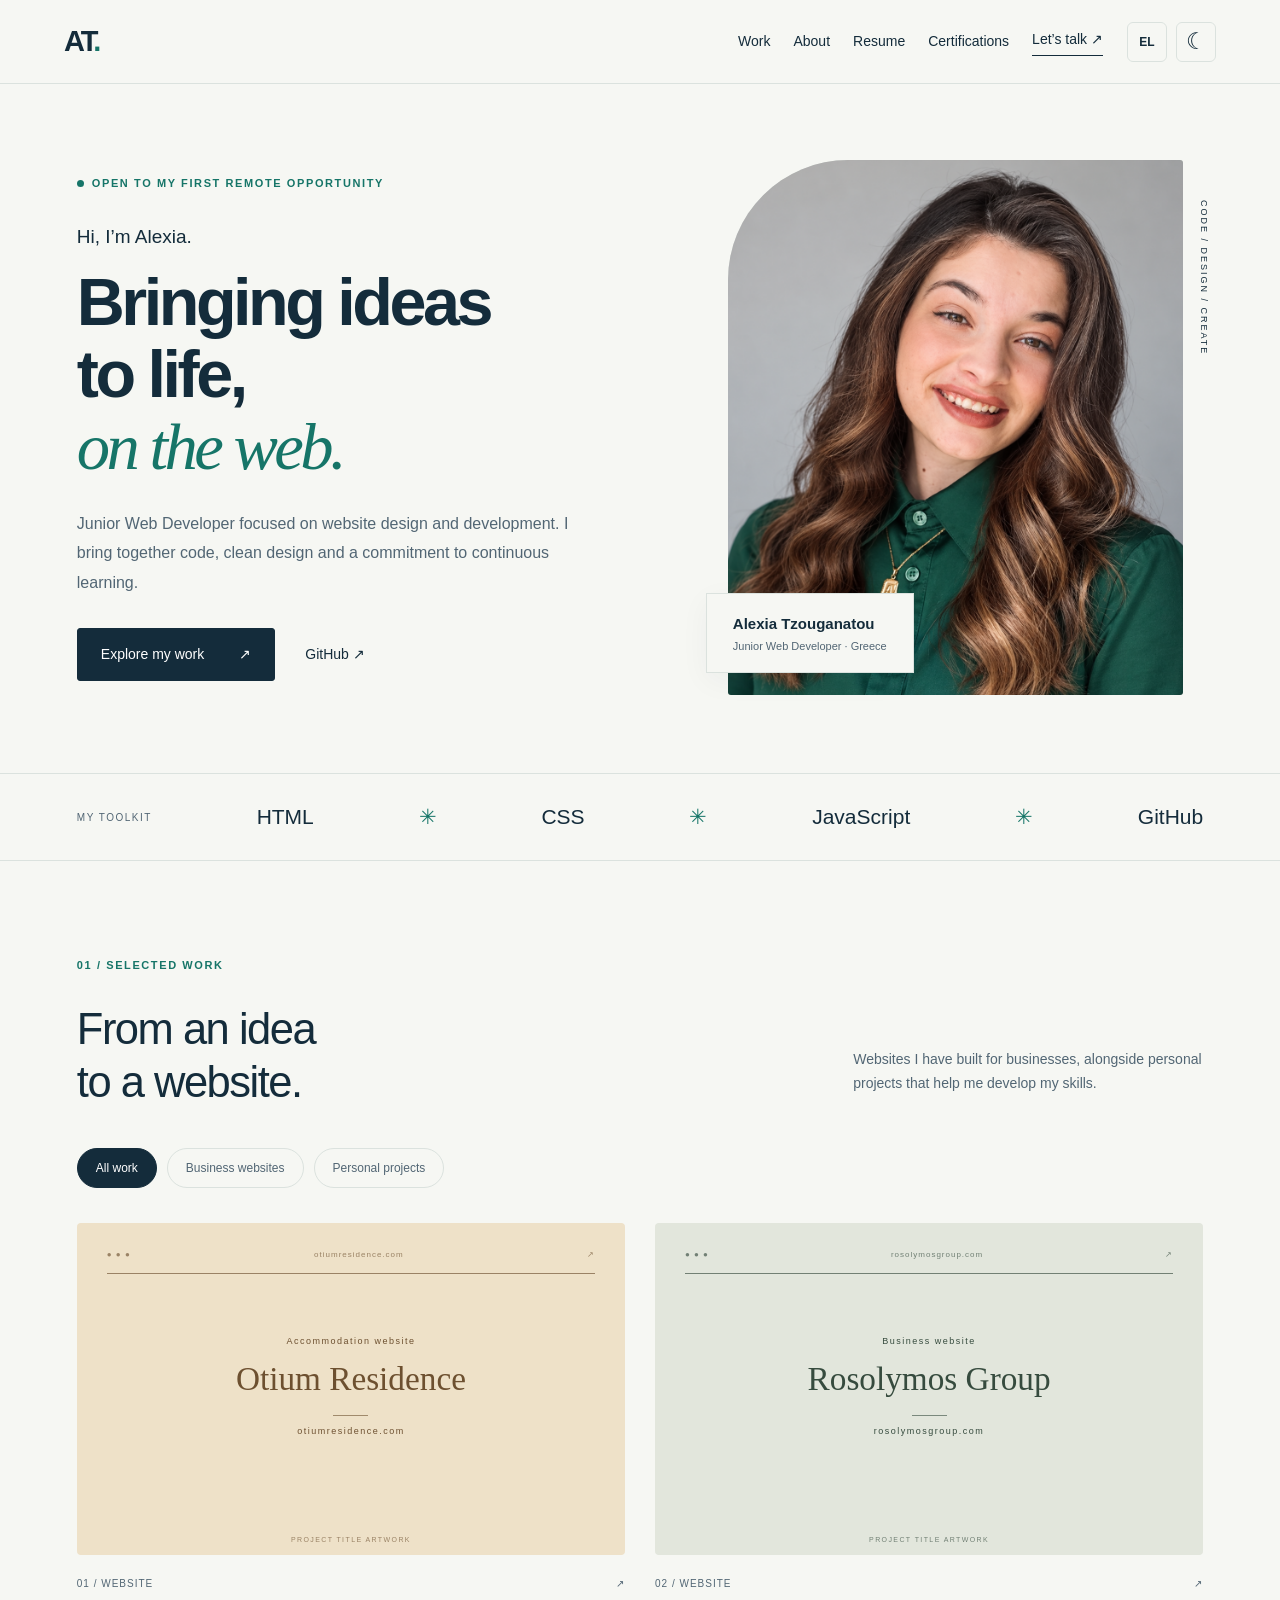
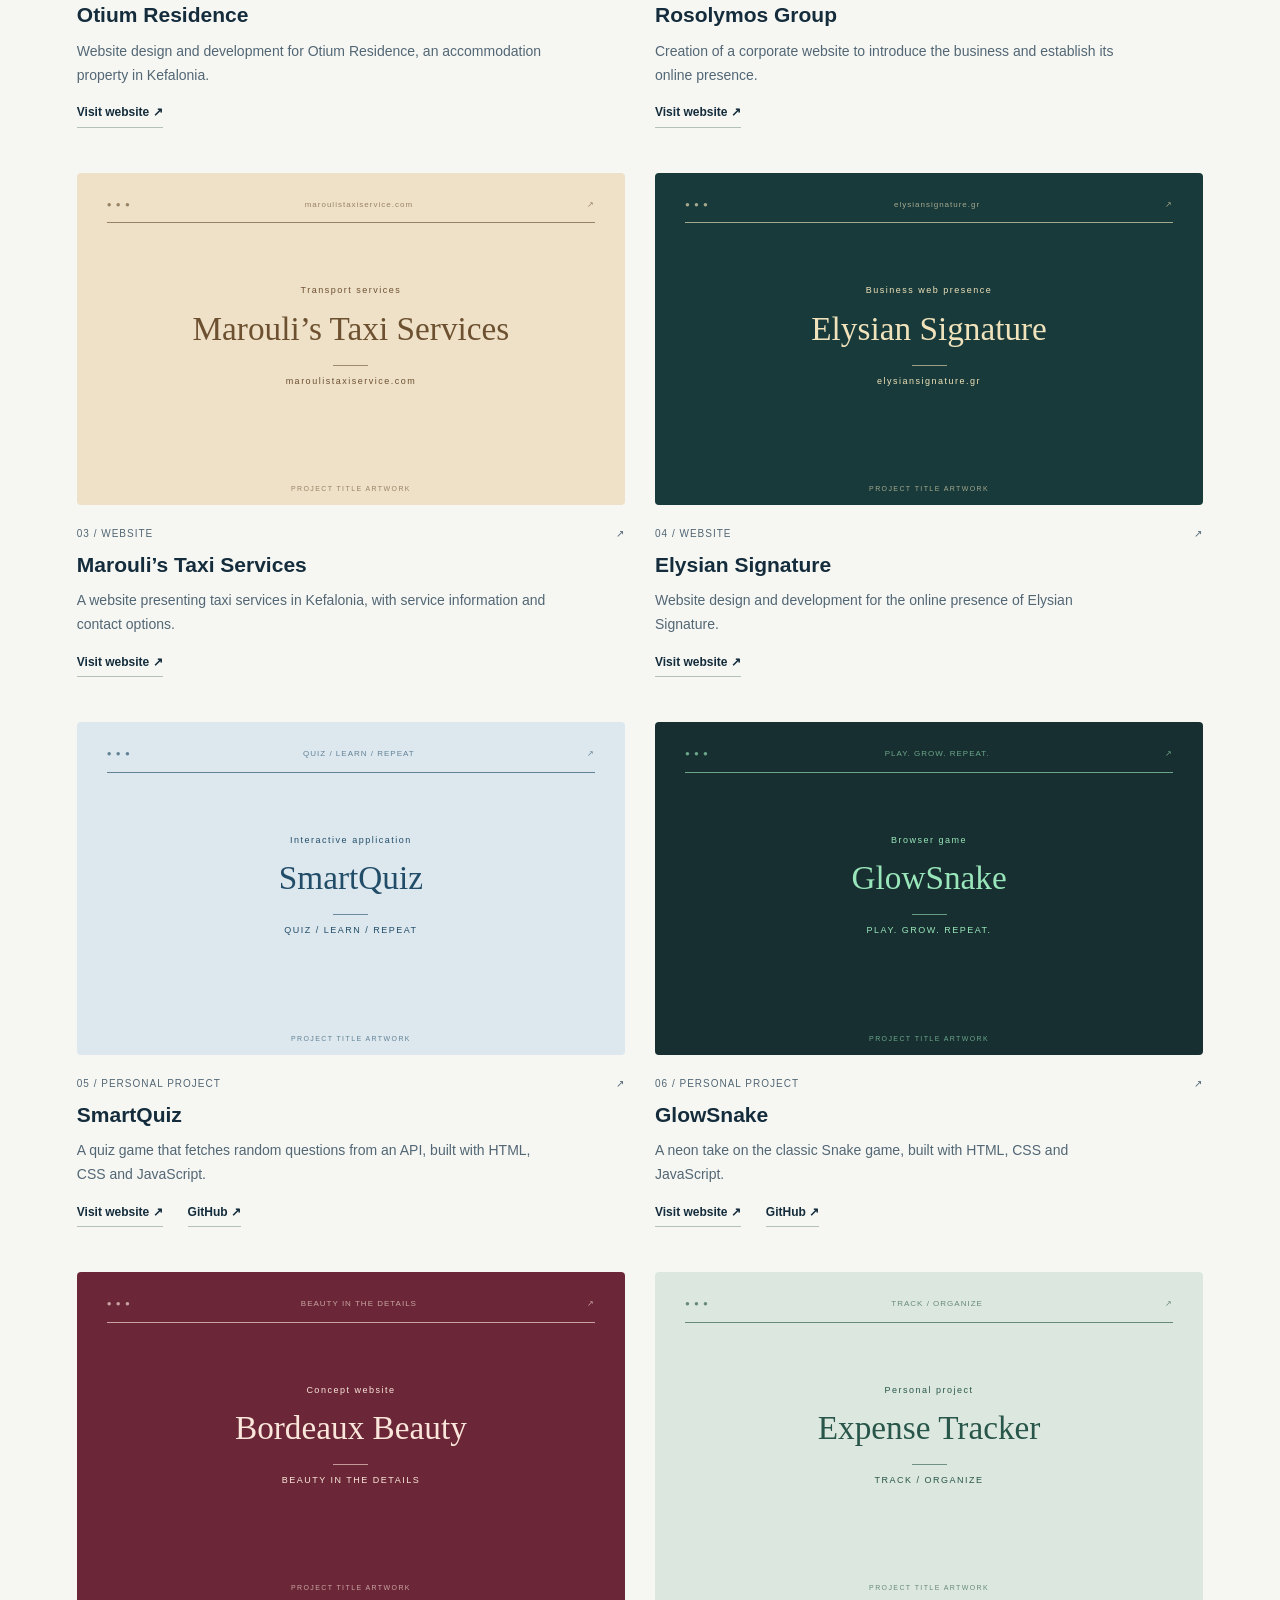
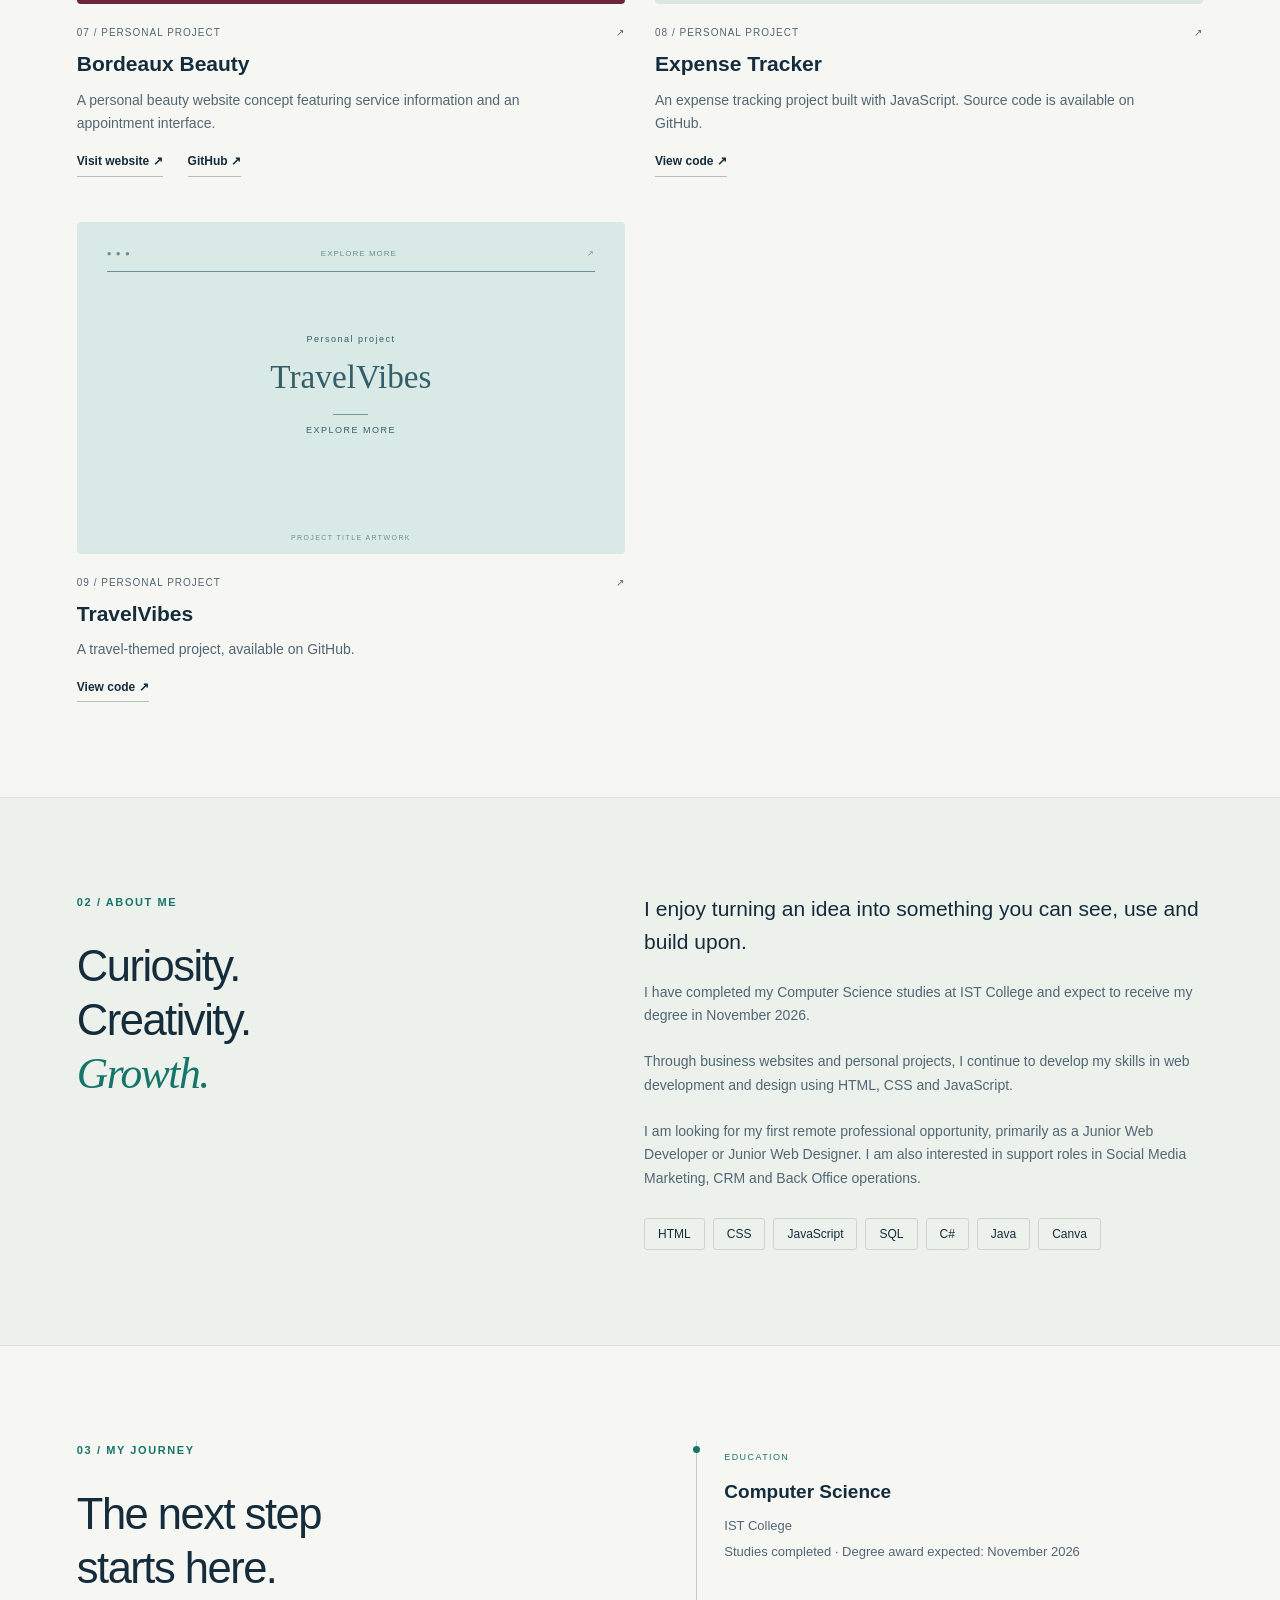
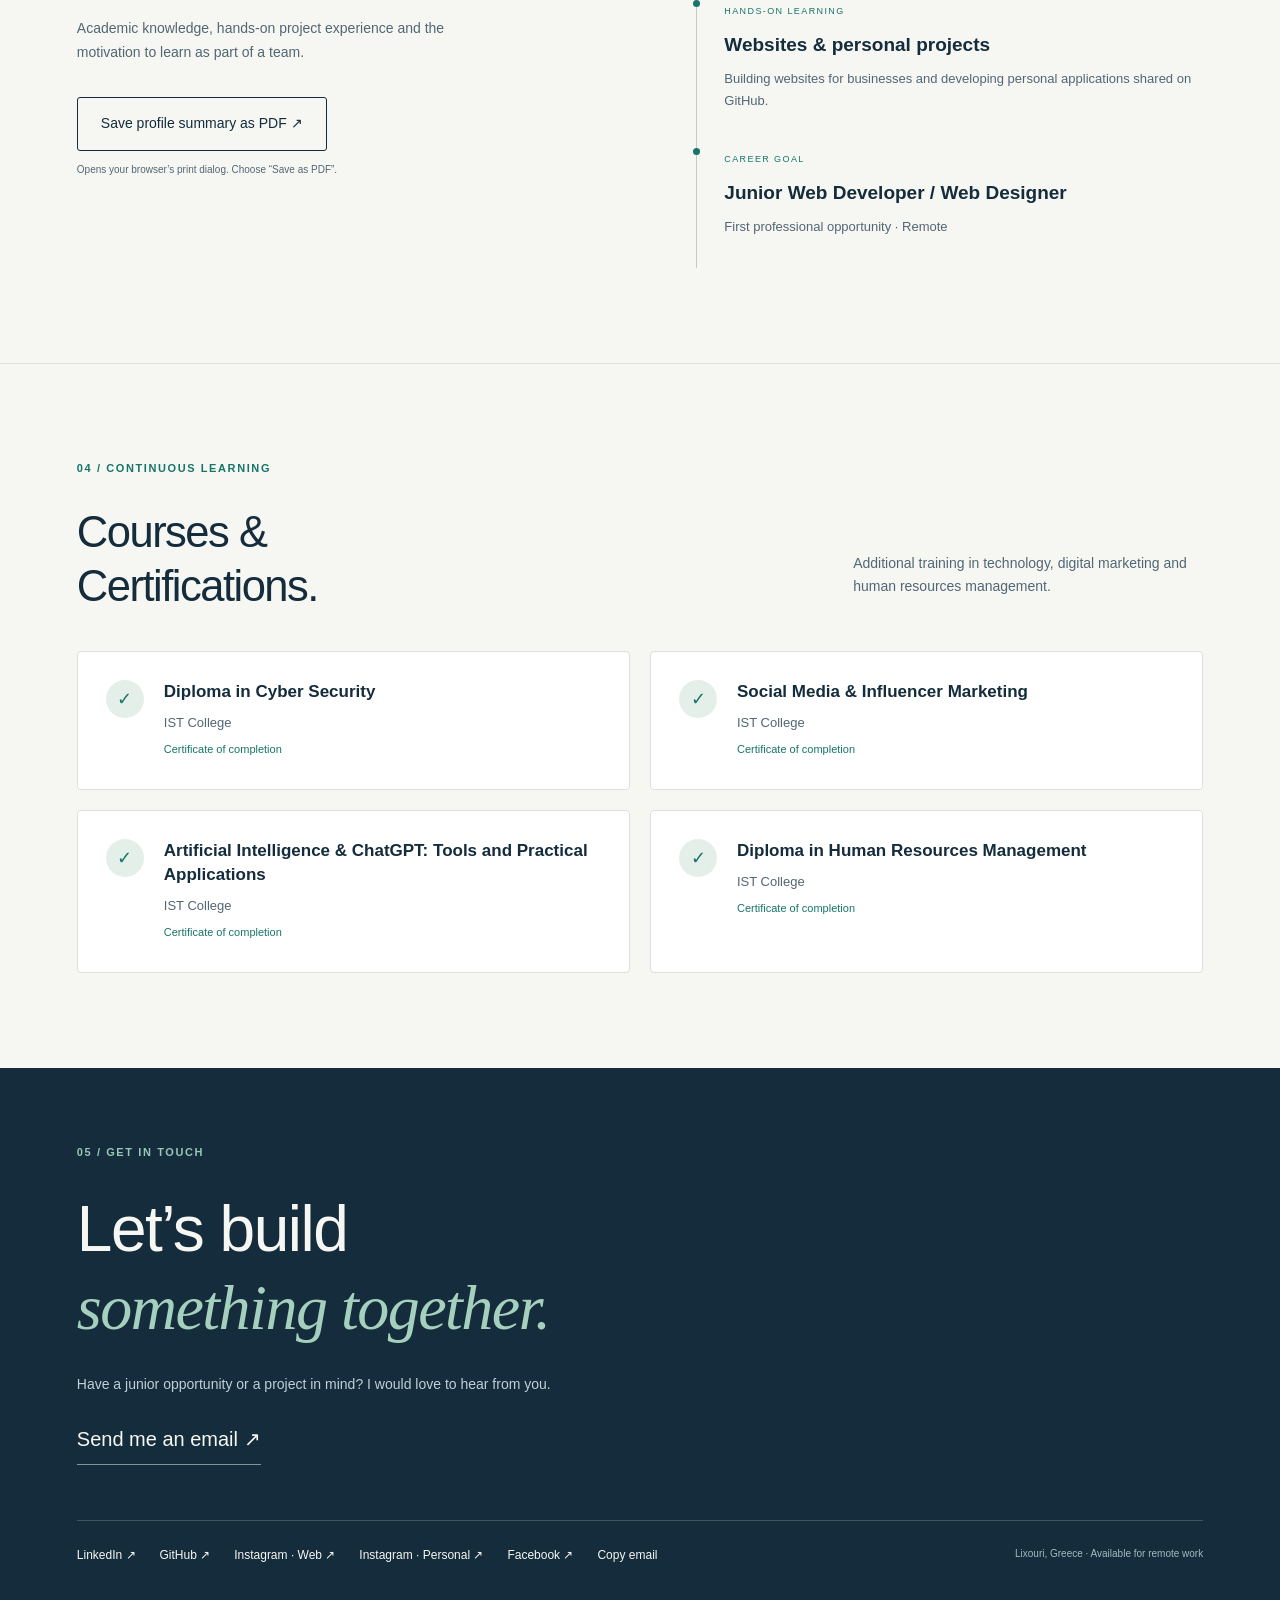
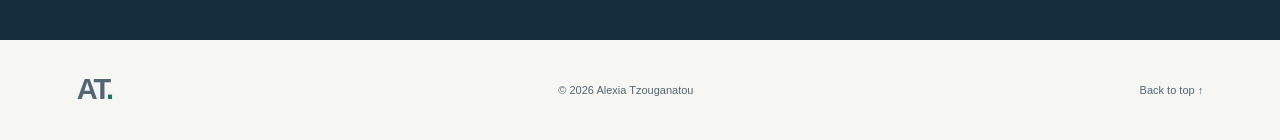
<file: index.html>
<!DOCTYPE html>
<html lang="en">
<head>
  <meta charset="UTF-8" />
  <meta name="viewport" content="width=device-width, initial-scale=1.0" />

  <title>Alexia Tzouganatou | Web Developer</title>

  <meta
    name="description"
    content="Alexia Tzouganatou’s portfolio. Business websites and personal projects built with HTML, CSS and JavaScript."
  />

  <script>
    try {
      const theme = localStorage.getItem('alexia-theme');
      document.documentElement.dataset.theme = theme === 'dark' ? 'dark' : 'light';
    } catch { document.documentElement.dataset.theme = 'light'; }
  </script>
  <link rel="alternate" hreflang="en" href="index.html" />
  <link rel="alternate" hreflang="el" href="index-el.html" />
  <link rel="stylesheet" href="style.css" />
  <script src="script.js" defer></script>
</head>

<body>
  <a class="skip" href="#main">Skip to content</a>

  <!-- HEADER -->
  <header>
    <a class="logo" href="#home" aria-label="Home">
      AT<span>.</span>
    </a>

    <div class="header-tools"><a class="language-switch" href="index-el.html" lang="el" hreflang="el" aria-label="Αλλαγή σε ελληνικά">EL</a><button class="theme-toggle" type="button" aria-pressed="false" aria-label="Switch to dark mode">☾</button></div>
    <button
      class="menu"
      type="button"
      aria-controls="navigation"
      aria-expanded="false"
    >Menu ☰</button>

    <nav id="navigation" aria-label="Main navigation">
      <a href="#work">Work</a>
      <a href="#about">About</a>
      <a href="#resume">Resume</a>
      <a href="#certifications">Certifications</a>
      <a class="nav-contact" href="#contact">Let’s talk ↗</a>
    </nav>
  </header>

  <main id="main">

    <!-- HERO -->
    <section class="hero" id="home">
      <div class="hero-copy">
        <p class="eyebrow">
          <span class="dot" aria-hidden="true"></span>OPEN TO MY FIRST REMOTE OPPORTUNITY</p>

        <p class="intro">Hi, I’m Alexia.</p>

        <h1>Bringing ideas<br />to life,<br />
          <em>on the web.</em>
        </h1>

        <p class="lead">Junior Web Developer focused on website design and development. I bring together code, clean design and a commitment to continuous learning.</p>

        <div class="actions">
          <a class="button" href="#work">Explore my work<span aria-hidden="true">↗</span>
          </a>

          <a
            class="text-link"
            href="https://github.com/alexiatzouganatou"
            target="_blank"
            rel="noopener noreferrer"
          >
            GitHub ↗
          </a>
        </div>
      </div>

      <div class="portrait">
        <img
          src="alexia.png"
          alt="Alexia Tzouganatou"
          width="1254"
          height="1254"
          fetchpriority="high"
        />

        <div class="portrait-note">
          <span>Alexia Tzouganatou</span>
          <small>Junior Web Developer · Greece</small>
        </div>

        <span class="portrait-label">
          CODE / DESIGN / CREATE
        </span>
      </div>
    </section>

    <!-- TECHNOLOGIES -->
    <div class="tech-strip">
      <span>MY TOOLKIT</span>
      <strong>HTML</strong>
      <i aria-hidden="true">✳</i>
      <strong>CSS</strong>
      <i aria-hidden="true">✳</i>
      <strong>JavaScript</strong>
      <i aria-hidden="true">✳</i>
      <strong>GitHub</strong>
    </div>

    <!-- PROJECTS -->
    <section id="work" class="section">
      <div class="section-top">
        <div>
          <p class="eyebrow">01 / SELECTED WORK</p>

          <h2>From an idea<br />to a website.</h2>
        </div>

        <p>Websites I have built for businesses, alongside personal projects that help me develop my skills.</p>
      </div>

      <div class="filters" aria-label="Filter projects">
        <button
          class="selected"
          type="button"
          data-filter="all"
          aria-pressed="true"
        >All work</button>

        <button
          type="button"
          data-filter="website"
          aria-pressed="false"
        >Business websites</button>

        <button
          type="button"
          data-filter="project"
          aria-pressed="false"
        >Personal projects</button>
      </div>

      <div class="work-grid">
        <!-- OTIUM RESIDENCE -->
<article class="work-card" data-kind="website">
  <a
    class="project-visual sand"
    href="https://otiumresidence.com/el/index.html"
    target="_blank"
    rel="noopener noreferrer"
    aria-label="View Otium Residence"
  >
    <div class="window-bar">
      <span aria-hidden="true">● ● ●</span>
      <span>otiumresidence.com</span>
      <span aria-hidden="true">↗</span>
    </div>

    <div class="project-art">
      <small>Accommodation website</small>
      <strong>Otium Residence</strong>
      <span class="art-rule" aria-hidden="true"></span>
      <small>otiumresidence.com</small>
    </div>

    <span class="visual-caption">PROJECT TITLE ARTWORK</span>
  </a>

  <div class="card-meta">
    <span>01 / WEBSITE</span>
    <span aria-hidden="true">↗</span>
  </div>

  <h3>Otium Residence</h3>

  <p>Website design and development for Otium Residence, an accommodation property in Kefalonia.</p>

  <div class="card-links">
    <a
      href="https://otiumresidence.com/el/index.html"
      target="_blank"
      rel="noopener noreferrer"
    >Visit website ↗</a>
  </div>
</article>

        <!-- ROSOLYMOS GROUP -->
        <article class="work-card" data-kind="website">
          <a
            class="project-visual olive"
            href="https://rosolymosgroup.com/el/home.html"
            target="_blank"
            rel="noopener noreferrer"
            aria-label="View Rosolymos Group"
          >
            <div class="window-bar">
              <span aria-hidden="true">● ● ●</span>
              <span>rosolymosgroup.com</span>
              <span aria-hidden="true">↗</span>
            </div>

            <div class="project-art">
              <small>Business website</small>
              <strong>Rosolymos Group</strong>
              <span class="art-rule" aria-hidden="true"></span>
              <small>rosolymosgroup.com</small>
            </div>

            <span class="visual-caption">PROJECT TITLE ARTWORK</span>
          </a>

          <div class="card-meta">
            <span>02 / WEBSITE</span>
            <span aria-hidden="true">↗</span>
          </div>

          <h3>Rosolymos Group</h3>

          <p>Creation of a corporate website to introduce the business and establish its online presence.</p>

          <div class="card-links">
            <a
              href="https://rosolymosgroup.com/el/home.html"
              target="_blank"
              rel="noopener noreferrer"
            >Visit website ↗</a>
          </div>
        </article>

        <!-- MAROULI'S TAXI SERVICES -->
        <article class="work-card" data-kind="website">
          <a
            class="project-visual sand"
            href="https://maroulistaxiservice.com/"
            target="_blank"
            rel="noopener noreferrer"
            aria-label="View Marouli’s Taxi Services"
          >
            <div class="window-bar">
              <span aria-hidden="true">● ● ●</span>
              <span>maroulistaxiservice.com</span>
              <span aria-hidden="true">↗</span>
            </div>

            <div class="project-art">
              <small>Transport services</small>
              <strong>Marouli’s Taxi Services</strong>
              <span class="art-rule" aria-hidden="true"></span>
              <small>maroulistaxiservice.com</small>
            </div>

            <span class="visual-caption">PROJECT TITLE ARTWORK</span>
          </a>

          <div class="card-meta">
            <span>03 / WEBSITE</span>
            <span aria-hidden="true">↗</span>
          </div>

          <h3>Marouli’s Taxi Services</h3>

          <p>A website presenting taxi services in Kefalonia, with service information and contact options.</p>

          <div class="card-links">
            <a
              href="https://maroulistaxiservice.com/"
              target="_blank"
              rel="noopener noreferrer"
            >Visit website ↗</a>
          </div>
        </article>

        <!-- ELYSIAN SIGNATURE -->
        <article class="work-card" data-kind="website">
          <a
            class="project-visual dark"
            href="https://elysiansignature.gr/el/index.html"
            target="_blank"
            rel="noopener noreferrer"
            aria-label="View Elysian Signature"
          >
            <div class="window-bar">
              <span aria-hidden="true">● ● ●</span>
              <span>elysiansignature.gr</span>
              <span aria-hidden="true">↗</span>
            </div>

            <div class="project-art">
              <small>Business web presence</small>
              <strong>Elysian Signature</strong>
              <span class="art-rule" aria-hidden="true"></span>
              <small>elysiansignature.gr</small>
            </div>

            <span class="visual-caption">PROJECT TITLE ARTWORK</span>
          </a>

          <div class="card-meta">
            <span>04 / WEBSITE</span>
            <span aria-hidden="true">↗</span>
          </div>

          <h3>Elysian Signature</h3>

          <p>Website design and development for the online presence of Elysian Signature.</p>

          <div class="card-links">
            <a
              href="https://elysiansignature.gr/el/index.html"
              target="_blank"
              rel="noopener noreferrer"
            >Visit website ↗</a>
          </div>
        </article>

        <!-- SMARTQUIZ -->
        <article class="work-card" data-kind="project">
          <a
            class="project-visual blue"
            href="https://alexiatzouganatou.github.io/SmartQuiz/"
            target="_blank"
            rel="noopener noreferrer"
            aria-label="View SmartQuiz"
          >
            <div class="window-bar">
              <span aria-hidden="true">● ● ●</span>
              <span>QUIZ / LEARN / REPEAT</span>
              <span aria-hidden="true">↗</span>
            </div>

            <div class="project-art">
              <small>Interactive application</small>
              <strong>SmartQuiz</strong>
              <span class="art-rule" aria-hidden="true"></span>
              <small>QUIZ / LEARN / REPEAT</small>
            </div>

            <span class="visual-caption">PROJECT TITLE ARTWORK</span>
          </a>

          <div class="card-meta">
            <span>05 / PERSONAL PROJECT</span>
            <span aria-hidden="true">↗</span>
          </div>

          <h3>SmartQuiz</h3>

          <p>A quiz game that fetches random questions from an API, built with HTML, CSS and JavaScript.</p>

          <div class="card-links">
            <a
              href="https://alexiatzouganatou.github.io/SmartQuiz/"
              target="_blank"
              rel="noopener noreferrer"
            >Visit website ↗</a>

            <a
              href="https://github.com/alexiatzouganatou/SmartQuiz"
              target="_blank"
              rel="noopener noreferrer"
            >
              GitHub ↗
            </a>
          </div>
        </article>

        <!-- GLOWSNAKE -->
        <article class="work-card" data-kind="project">
          <a
            class="project-visual snake"
            href="https://alexiatzouganatou.github.io/GlowSnake/"
            target="_blank"
            rel="noopener noreferrer"
            aria-label="View GlowSnake"
          >
            <div class="window-bar">
              <span aria-hidden="true">● ● ●</span>
              <span>PLAY. GROW. REPEAT.</span>
              <span aria-hidden="true">↗</span>
            </div>

            <div class="project-art">
              <small>Browser game</small>
              <strong>GlowSnake</strong>
              <span class="art-rule" aria-hidden="true"></span>
              <small>PLAY. GROW. REPEAT.</small>
            </div>

            <span class="visual-caption">PROJECT TITLE ARTWORK</span>
          </a>

          <div class="card-meta">
            <span>06 / PERSONAL PROJECT</span>
            <span aria-hidden="true">↗</span>
          </div>

          <h3>GlowSnake</h3>

          <p>A neon take on the classic Snake game, built with HTML, CSS and JavaScript.</p>

          <div class="card-links">
            <a
              href="https://alexiatzouganatou.github.io/GlowSnake/"
              target="_blank"
              rel="noopener noreferrer"
            >Visit website ↗</a>

            <a
              href="https://github.com/alexiatzouganatou/GlowSnake"
              target="_blank"
              rel="noopener noreferrer"
            >
              GitHub ↗
            </a>
          </div>
        </article>

        <!-- BORDEAUX BEAUTY -->
        <article class="work-card" data-kind="project">
          <a
            class="project-visual wine"
            href="https://alexiatzouganatou.github.io/BordeauxBeauty/"
            target="_blank"
            rel="noopener noreferrer"
            aria-label="View Bordeaux Beauty"
          >
            <div class="window-bar">
              <span aria-hidden="true">● ● ●</span>
              <span>BEAUTY IN THE DETAILS</span>
              <span aria-hidden="true">↗</span>
            </div>

            <div class="project-art">
              <small>Concept website</small>
              <strong>Bordeaux Beauty</strong>
              <span class="art-rule" aria-hidden="true"></span>
              <small>BEAUTY IN THE DETAILS</small>
            </div>

            <span class="visual-caption">PROJECT TITLE ARTWORK</span>
          </a>

          <div class="card-meta">
            <span>07 / PERSONAL PROJECT</span>
            <span aria-hidden="true">↗</span>
          </div>

          <h3>Bordeaux Beauty</h3>

          <p>A personal beauty website concept featuring service information and an appointment interface.</p>

          <div class="card-links">
            <a
              href="https://alexiatzouganatou.github.io/BordeauxBeauty/"
              target="_blank"
              rel="noopener noreferrer"
            >Visit website ↗</a>

            <a
              href="https://github.com/alexiatzouganatou/BordeauxBeauty"
              target="_blank"
              rel="noopener noreferrer"
            >
              GitHub ↗
            </a>
          </div>
        </article>

        <!-- EXPENSE TRACKER -->
        <article class="work-card" data-kind="project">
          <a
            class="project-visual expense"
            href="https://github.com/alexiatzouganatou/Expense-Tracker"
            target="_blank"
            rel="noopener noreferrer"
            aria-label="View Expense Tracker"
          >
            <div class="window-bar">
              <span aria-hidden="true">● ● ●</span>
              <span>TRACK / ORGANIZE</span>
              <span aria-hidden="true">↗</span>
            </div>

            <div class="project-art">
              <small>Personal project</small>
              <strong>Expense Tracker</strong>
              <span class="art-rule" aria-hidden="true"></span>
              <small>TRACK / ORGANIZE</small>
            </div>

            <span class="visual-caption">PROJECT TITLE ARTWORK</span>
          </a>

          <div class="card-meta">
            <span>08 / PERSONAL PROJECT</span>
            <span aria-hidden="true">↗</span>
          </div>

          <h3>Expense Tracker</h3>

          <p>An expense tracking project built with JavaScript. Source code is available on GitHub.</p>

          <div class="card-links">
            <a
              href="https://github.com/alexiatzouganatou/Expense-Tracker"
              target="_blank"
              rel="noopener noreferrer"
            >View code ↗</a>
          </div>
        </article>

        <!-- TRAVELVIBES -->
        <article class="work-card" data-kind="project">
          <a
            class="project-visual travel"
            href="https://github.com/alexiatzouganatou/TravelVibes"
            target="_blank"
            rel="noopener noreferrer"
            aria-label="View TravelVibes"
          >
            <div class="window-bar">
              <span aria-hidden="true">● ● ●</span>
              <span>EXPLORE MORE</span>
              <span aria-hidden="true">↗</span>
            </div>

            <div class="project-art">
              <small>Personal project</small>
              <strong>TravelVibes</strong>
              <span class="art-rule" aria-hidden="true"></span>
              <small>EXPLORE MORE</small>
            </div>

            <span class="visual-caption">PROJECT TITLE ARTWORK</span>
          </a>

          <div class="card-meta">
            <span>09 / PERSONAL PROJECT</span>
            <span aria-hidden="true">↗</span>
          </div>

          <h3>TravelVibes</h3>

          <p>A travel-themed project, available on GitHub.</p>

          <div class="card-links">
            <a
              href="https://github.com/alexiatzouganatou/TravelVibes"
              target="_blank"
              rel="noopener noreferrer"
            >View code ↗</a>
          </div>
        </article>

      </div>
    </section>

    <!-- ABOUT -->
    <section id="about" class="about section">
      <div>
        <p class="eyebrow">02 / ABOUT ME</p>

        <h2>Curiosity.<br />Creativity.<br />
          <em>Growth.</em>
        </h2>
      </div>

      <div class="about-copy">
        <p class="large">I enjoy turning an idea into something you can see, use and build upon.</p>

        <p>I have completed my Computer Science studies at IST College and expect to receive my degree in November 2026.</p>

        <p>Through business websites and personal projects, I continue to develop my skills in web development and design using HTML, CSS and JavaScript.</p>

        <p>I am looking for my first remote professional opportunity, primarily as a Junior Web Developer or Junior Web Designer. I am also interested in support roles in Social Media Marketing, CRM and Back Office operations.</p>

        <div class="skills" aria-label="Skills">
          <span>HTML</span>
          <span>CSS</span>
          <span>JavaScript</span>
          <span>SQL</span>
          <span>C#</span>
          <span>Java</span>
          <span>Canva</span>
        </div>
      </div>
    </section>

    <!-- RESUME -->
    <section id="resume" class="resume section">
      <div>
        <p class="eyebrow">03 / MY JOURNEY</p>

        <h2>The next step<br />starts here.</h2>

        <p>Academic knowledge, hands-on project experience and the motivation to learn as part of a team.</p>

        <button
          class="button outline"
          id="print-resume"
          type="button"
        >Save profile summary as PDF ↗</button>

        <small class="print-hint">Opens your browser’s print dialog. Choose “Save as PDF”.</small>
      </div>

      <div class="timeline">
        <div>
          <span>EDUCATION</span>

          <h3>Computer Science</h3>

          <p>IST College</p>

          <small>Studies completed · Degree award expected: November 2026</small>
        </div>

        <div>
          <span>HANDS-ON LEARNING</span>

          <h3>Websites &amp; personal projects</h3>

          <p>Building websites for businesses and developing personal applications shared on GitHub.</p>
        </div>

        <div>
          <span>CAREER GOAL</span>

          <h3>Junior Web Developer / Web Designer</h3>

          <p>First professional opportunity · Remote</p>
        </div>
      </div>
    </section>
    <section id="certifications" class="section certifications">
      <div class="section-top">
        <div>
          <p class="eyebrow">04 / CONTINUOUS LEARNING</p>

          <h2>Courses &amp;<br />Certifications.</h2>
        </div>

        <p>Additional training in technology, digital marketing and human resources management.</p>
      </div>

      <div class="certificate-grid">

        <article class="certificate">
          <span class="cert-mark" aria-hidden="true">✓</span>

          <div>
            <h3>Diploma in Cyber Security</h3>
            <p>IST College</p>
            <small>Certificate of completion</small>
          </div>
        </article>

        <article class="certificate">
          <span class="cert-mark" aria-hidden="true">✓</span>

          <div>
            <h3>Social Media &amp; Influencer Marketing</h3>
            <p>IST College</p>
            <small>Certificate of completion</small>
          </div>
        </article>

        <article class="certificate">
          <span class="cert-mark" aria-hidden="true">✓</span>

          <div>
            <h3>Artificial Intelligence &amp; ChatGPT: Tools and Practical Applications</h3>
            <p>IST College</p>
            <small>Certificate of completion</small>
          </div>
        </article>

        <article class="certificate">
          <span class="cert-mark" aria-hidden="true">✓</span>

          <div>
            <h3>Diploma in Human Resources Management</h3>
            <p>IST College</p>
            <small>Certificate of completion</small>
          </div>
        </article>

      </div>
    </section>

    <!-- CONTACT -->
    <section id="contact" class="contact">
      <p class="eyebrow">05 / GET IN TOUCH</p>

      <h2>Let’s build<br />
        <em>something together.</em>
      </h2>

      <p>Have a junior opportunity or a project in mind? I would love to hear from you.</p>

      <a
        class="email"
        href="mailto:alexiaatzouganatouuu@gmail.com"
      >Send me an email ↗</a>

      <div class="contact-bottom">
        <div>
          <a
            href="https://www.linkedin.com/in/alexia-tzouganatou/"
            target="_blank"
            rel="noopener noreferrer"
          >
            LinkedIn ↗
          </a>

          <a
            href="https://github.com/alexiatzouganatou"
            target="_blank"
            rel="noopener noreferrer"
          >
            GitHub ↗
          </a>

      <a
  href="https://www.instagram.com/alexiatzouganatou.web/"
  target="_blank"
  rel="noopener noreferrer"
>
  Instagram · Web ↗
</a>

<a
  href="https://www.instagram.com/alexia.tzouganatouu/"
  target="_blank"
  rel="noopener noreferrer"
>Instagram · Personal ↗</a>

<a
  href="https://www.facebook.com/alexia.tzouganatouu?locale=el_GR"
  target="_blank"
  rel="noopener noreferrer"
>
  Facebook ↗
</a>

          <button id="copy-email" type="button">Copy email</button>
        </div>

        <span id="copy-status" role="status"></span>

        <small>Lixouri, Greece · Available for remote work</small>
      </div>
    </section>

  </main>
  <footer>
    <a class="logo" href="#home" aria-label="Home">
      AT<span>.</span>
    </a>

    <span>© 2026 Alexia Tzouganatou</span>

    <a href="#home">Back to top ↑</a>
  </footer>

  
  <section class="print-only" aria-label="Printable profile summary">
    <h1>Alexia Tzouganatou</h1>

    <h2>Junior Web Developer | Web Design</h2>

    <p>Lixouri, Greece · Seeking my first remote role</p>

    <p>alexiaatzouganatouuu@gmail.com</p>

    <h3>Education</h3>

    <p>Computer Science — IST College. Studies completed; degree award expected in November 2026.</p>

    <h3>Skills</h3>

    <p>HTML, CSS, JavaScript, SQL, C#, Java, Canva</p>

    <h3>Websites</h3>
<p>Otium Residence — https://otiumresidence.com/el/index.html</p>

    <p>
      Rosolymos Group —
      https://rosolymosgroup.com/el/home.html
    </p>

    <p>
      Marouli’s Taxi Services —
      https://maroulistaxiservice.com/
    </p>

    <p>
      Elysian Signature —
      https://elysiansignature.gr/el/index.html
    </p>

    <h3>Courses &amp; Certifications — IST College</h3>

    <p>Diploma in Cyber Security</p>

    <p>Social Media &amp; Influencer Marketing</p>

    <p>Artificial Intelligence &amp; ChatGPT: Tools and Practical Applications</p>

    <p>Diploma in Human Resources Management</p>

    <h3>Personal projects</h3>

    <p>
      SmartQuiz · GlowSnake · Bordeaux Beauty ·
      Expense Tracker · TravelVibes
    </p>

    <p>
      GitHub: https://github.com/alexiatzouganatou
    </p>

    <p>
      LinkedIn: https://www.linkedin.com/in/alexia-tzouganatou/
    </p>
  </section>
</body>
</html>
</file>
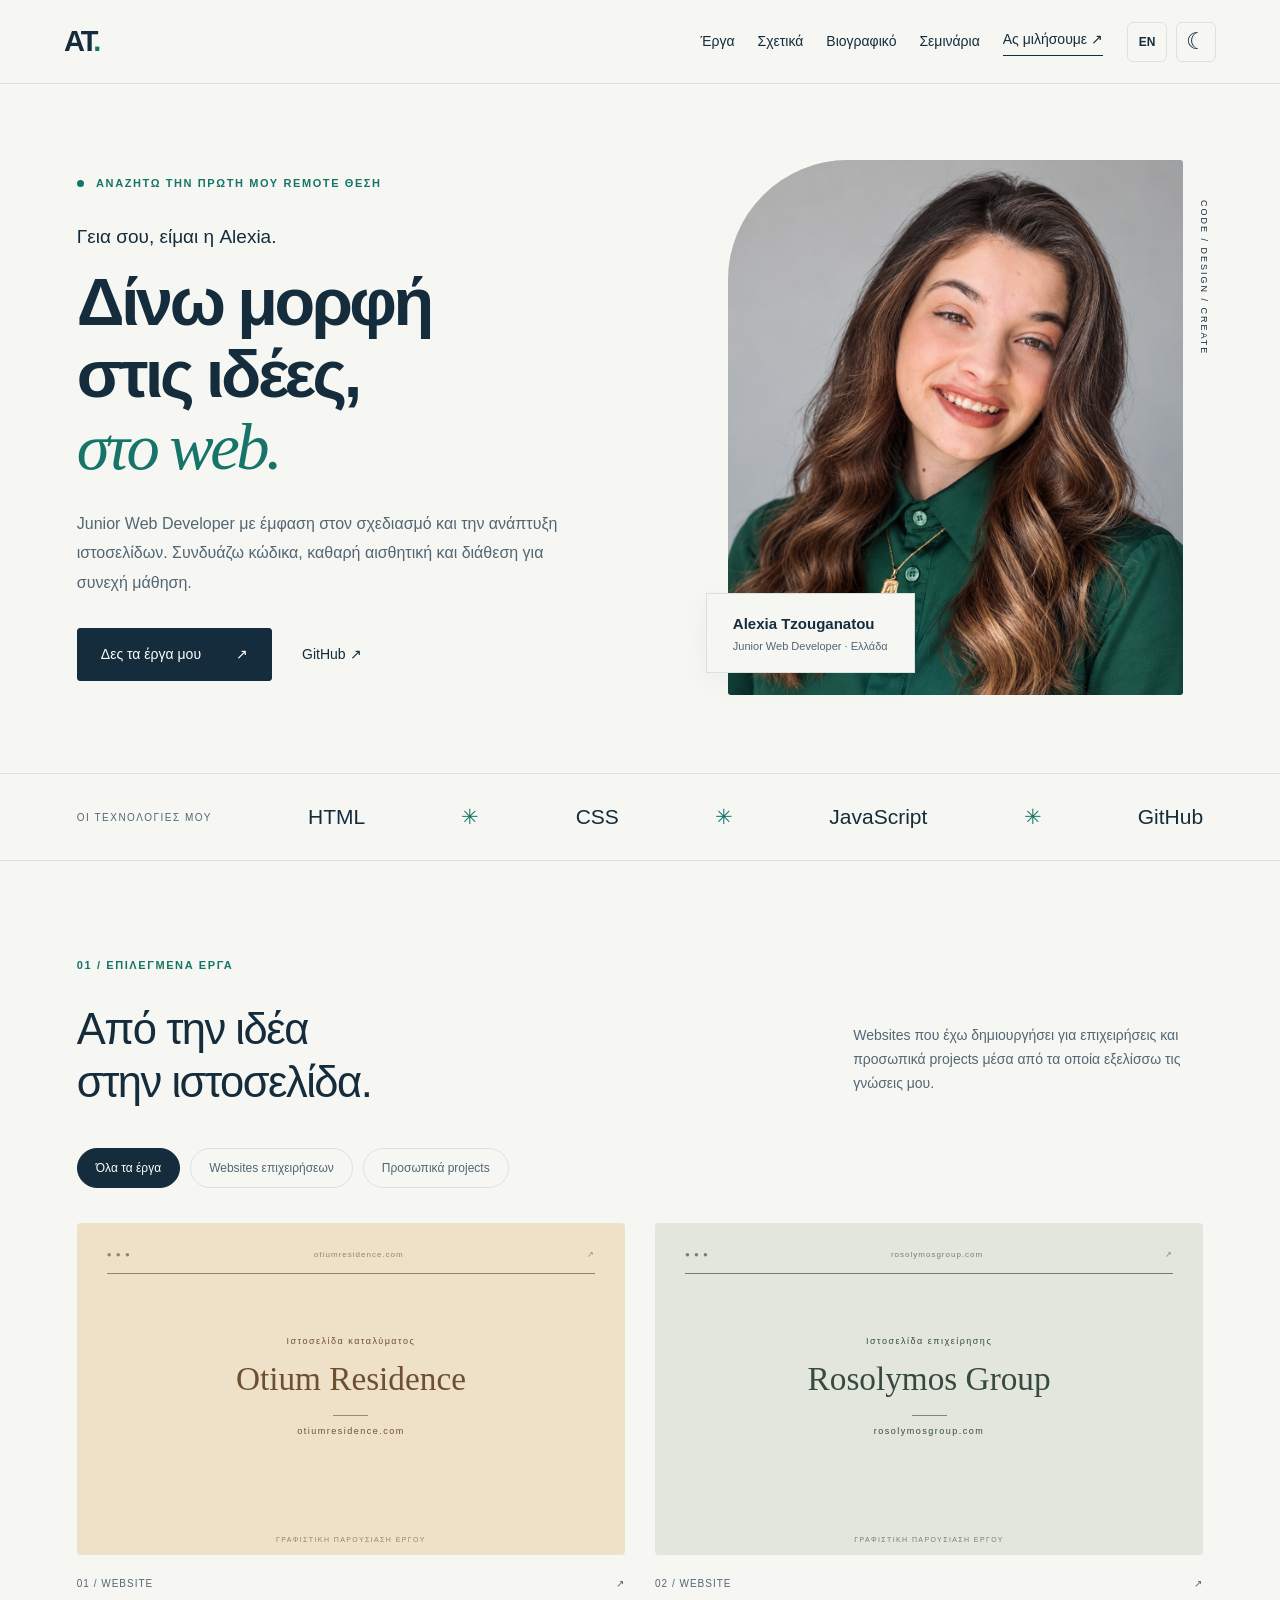
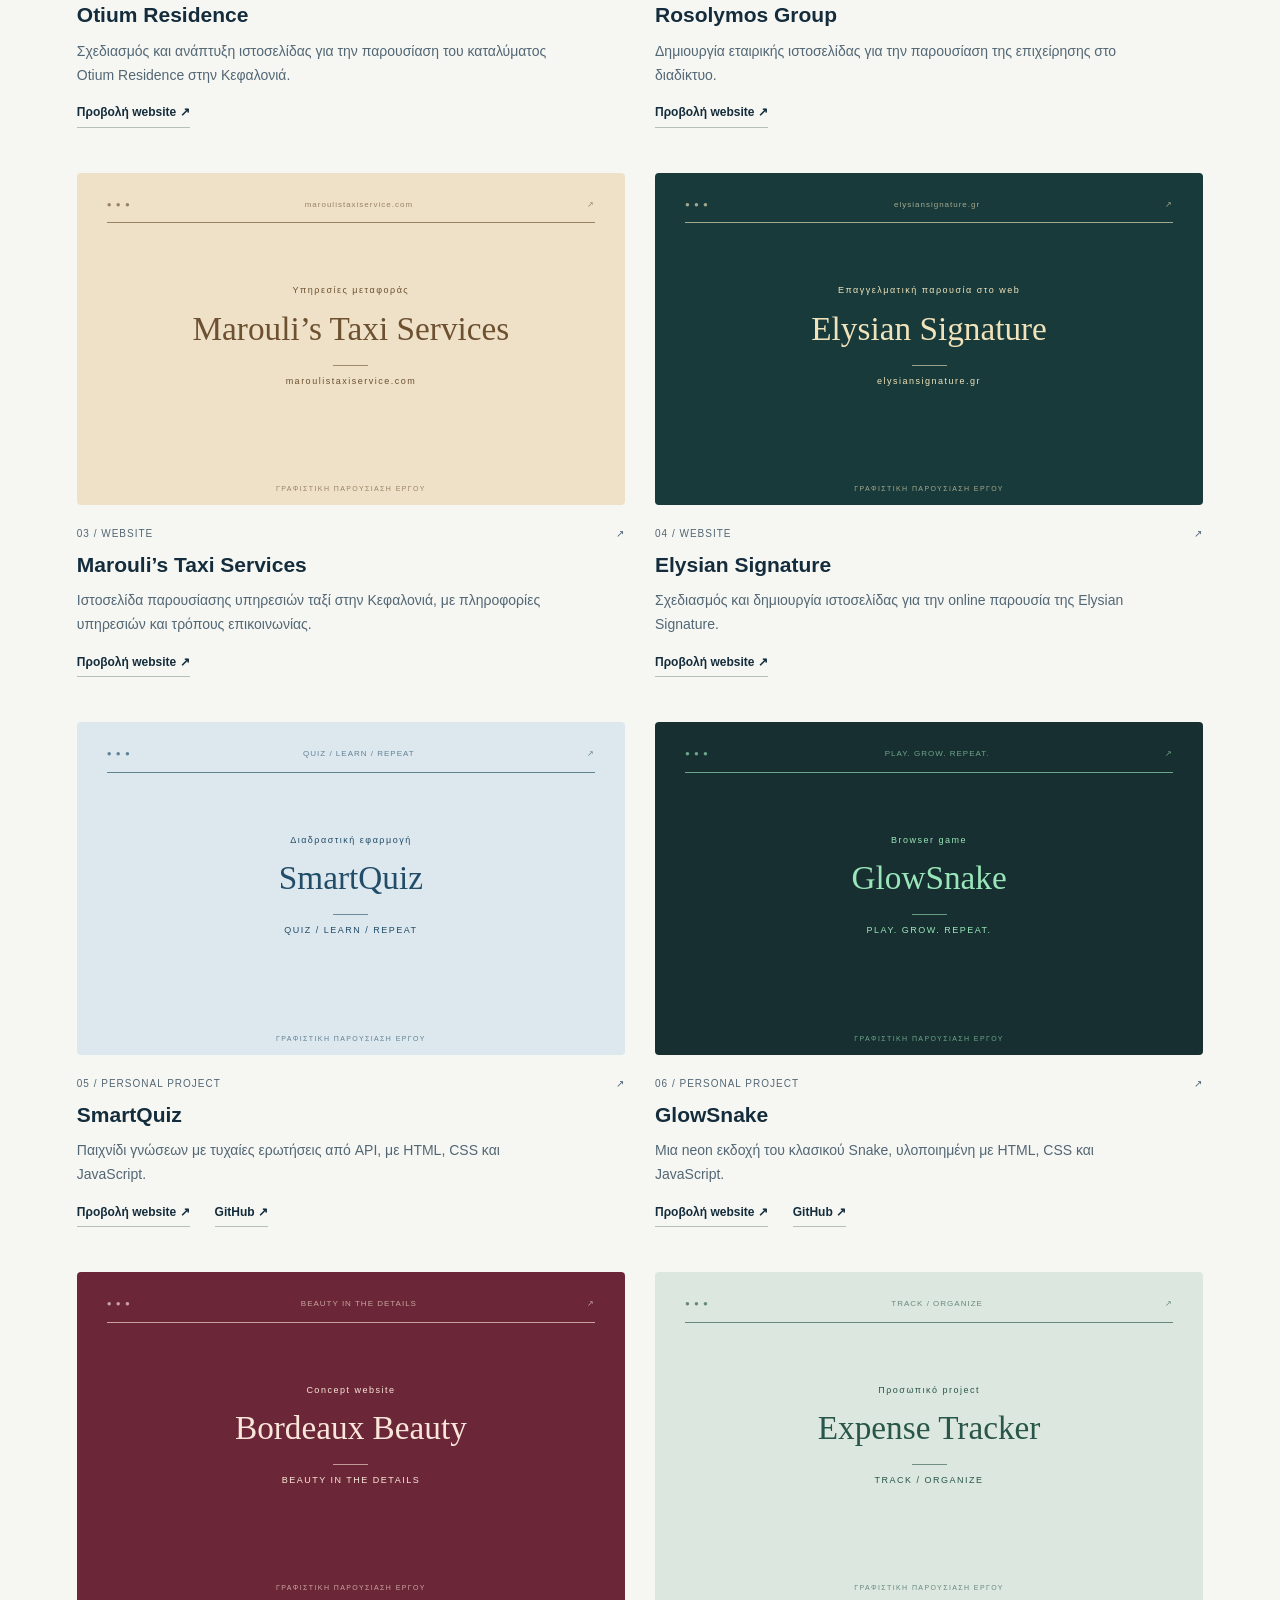
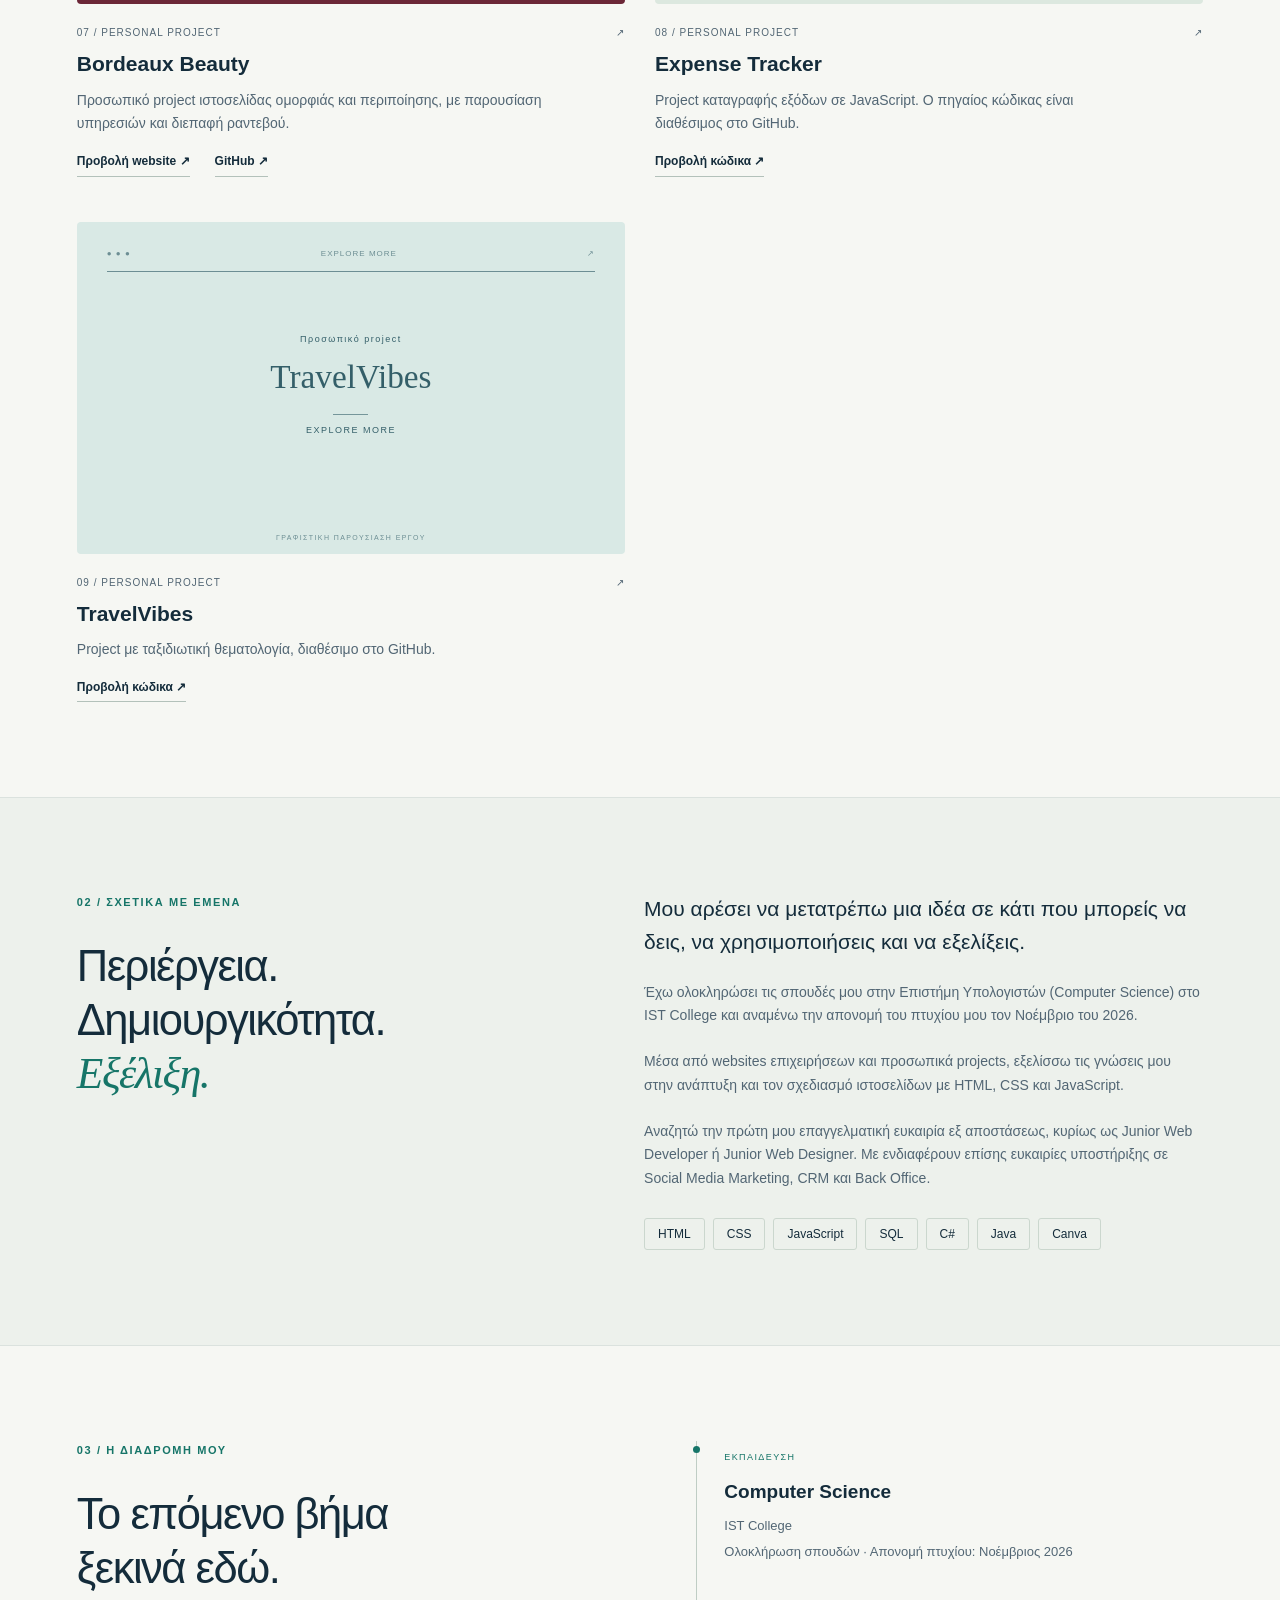
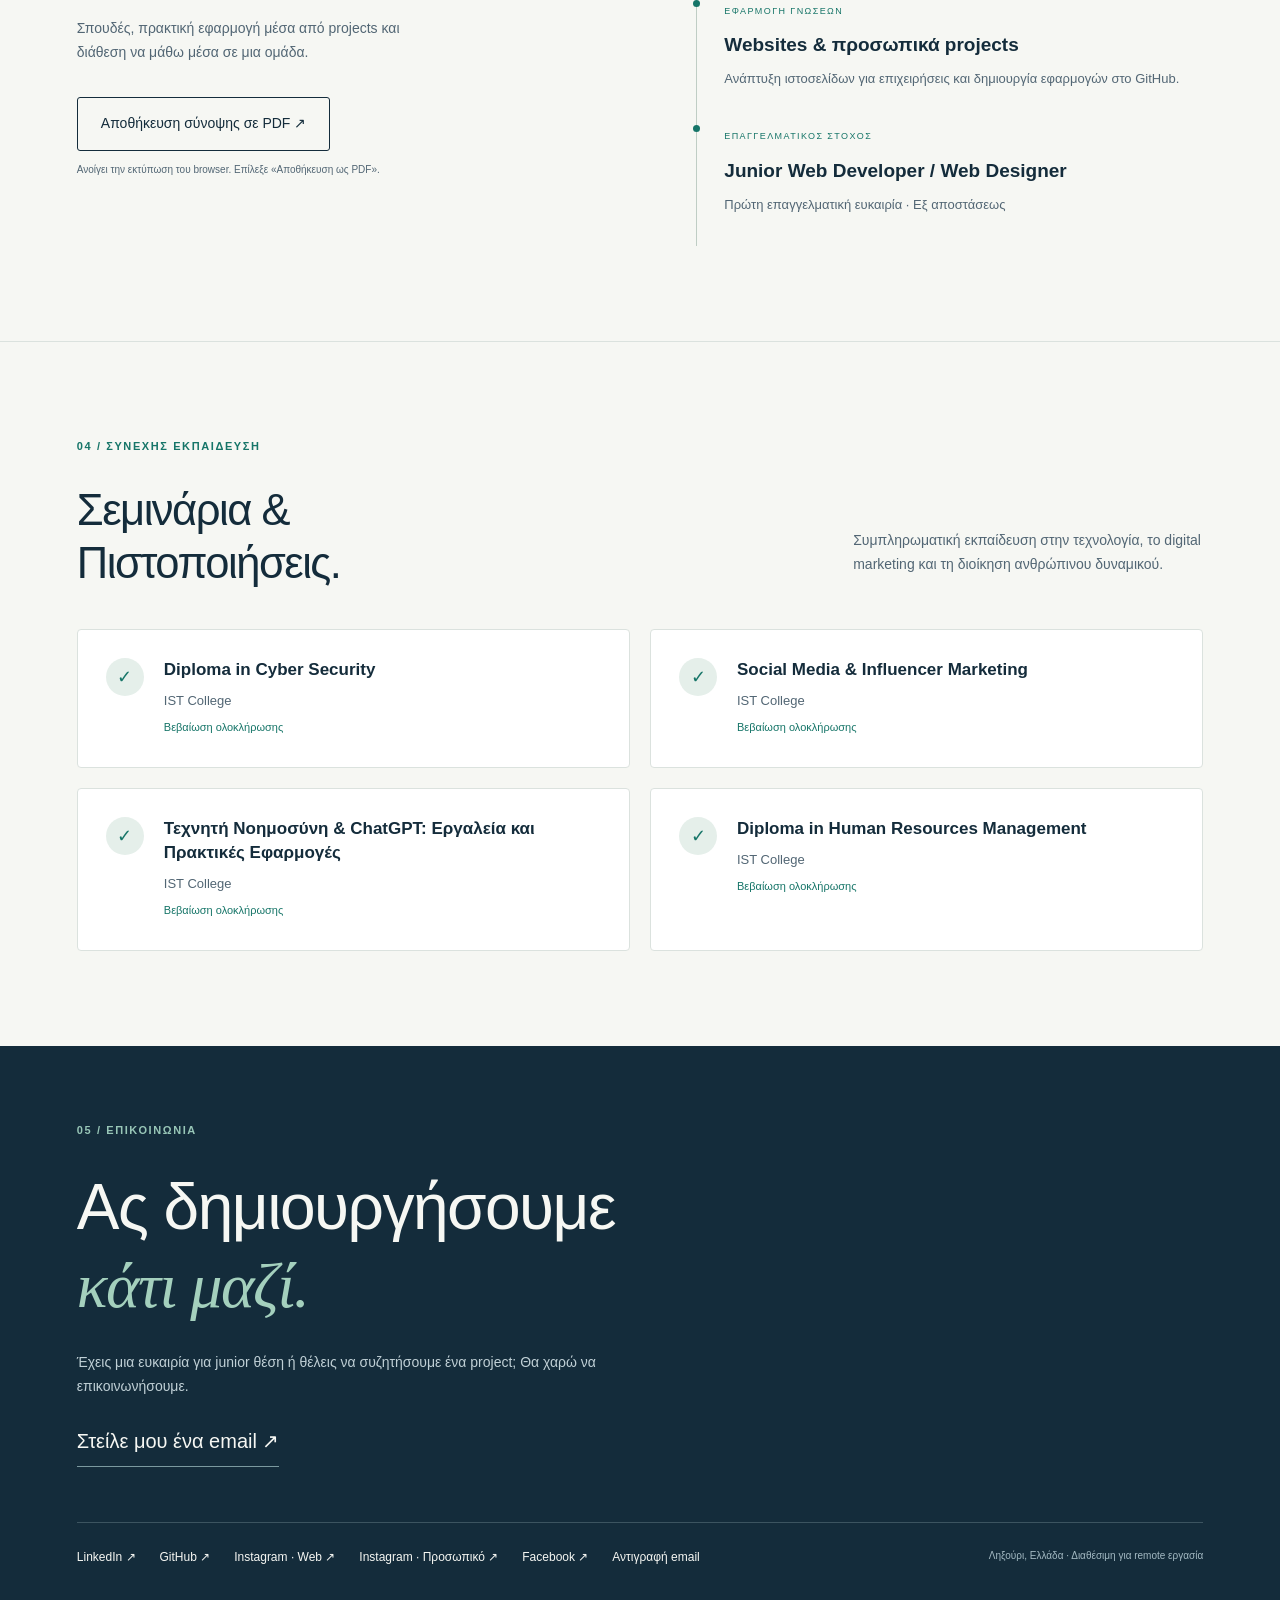
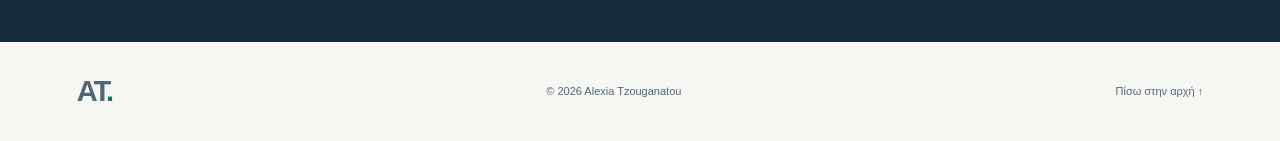
<file: index-el.html>
<!DOCTYPE html>
<html lang="el">
<head>
  <meta charset="UTF-8" />
  <meta name="viewport" content="width=device-width, initial-scale=1.0" />

  <title>Alexia Tzouganatou | Web Developer</title>

  <meta
    name="description"
    content="Το portfolio της Alexia Tzouganatou. Websites επιχειρήσεων και προσωπικά projects με HTML, CSS και JavaScript."
  />

  <script>
    try {
      const theme = localStorage.getItem('alexia-theme');
      document.documentElement.dataset.theme = theme === 'dark' ? 'dark' : 'light';
    } catch { document.documentElement.dataset.theme = 'light'; }
  </script>
  <link rel="alternate" hreflang="en" href="index.html" />
  <link rel="alternate" hreflang="el" href="index-el.html" />
  <link rel="stylesheet" href="style.css" />
  <script src="script.js" defer></script>
</head>

<body>
  <a class="skip" href="#main">Μετάβαση στο περιεχόμενο</a>

  <!-- HEADER -->
  <header>
    <a class="logo" href="#home" aria-label="Αρχική">
      AT<span>.</span>
    </a>

    <div class="header-tools"><a class="language-switch" href="index.html" lang="en" hreflang="en" aria-label="Switch to English">EN</a><button class="theme-toggle" type="button" aria-pressed="false" aria-label="Σκοτεινή εμφάνιση">☾</button></div>
    <button
      class="menu"
      type="button"
      aria-controls="navigation"
      aria-expanded="false"
    >
      Μενού ☰
    </button>

    <nav id="navigation" aria-label="Κύρια πλοήγηση">
      <a href="#work">Έργα</a>
      <a href="#about">Σχετικά</a>
      <a href="#resume">Βιογραφικό</a>
      <a href="#certifications">Σεμινάρια</a>
      <a class="nav-contact" href="#contact">Ας μιλήσουμε ↗</a>
    </nav>
  </header>

  <main id="main">

    <!-- HERO -->
    <section class="hero" id="home">
      <div class="hero-copy">
        <p class="eyebrow">
          <span class="dot" aria-hidden="true"></span>
          ΑΝΑΖΗΤΩ ΤΗΝ ΠΡΩΤΗ ΜΟΥ REMOTE ΘΕΣΗ
        </p>

        <p class="intro">Γεια σου, είμαι η Alexia.</p>

        <h1>
          Δίνω μορφή<br />
          στις ιδέες,<br />
          <em>στο web.</em>
        </h1>

        <p class="lead">
          Junior Web Developer με έμφαση στον σχεδιασμό και την ανάπτυξη
          ιστοσελίδων. Συνδυάζω κώδικα, καθαρή αισθητική και διάθεση
          για συνεχή μάθηση.
        </p>

        <div class="actions">
          <a class="button" href="#work">
            Δες τα έργα μου <span aria-hidden="true">↗</span>
          </a>

          <a
            class="text-link"
            href="https://github.com/alexiatzouganatou"
            target="_blank"
            rel="noopener noreferrer"
          >
            GitHub ↗
          </a>
        </div>
      </div>

      <div class="portrait">
        <img
          src="alexia.png"
          alt="Η Alexia Tzouganatou"
          width="1254"
          height="1254"
          fetchpriority="high"
        />

        <div class="portrait-note">
          <span>Alexia Tzouganatou</span>
          <small>Junior Web Developer · Ελλάδα</small>
        </div>

        <span class="portrait-label">
          CODE / DESIGN / CREATE
        </span>
      </div>
    </section>

    <!-- TECHNOLOGIES -->
    <div class="tech-strip">
      <span>ΟΙ ΤΕΧΝΟΛΟΓΙΕΣ ΜΟΥ</span>
      <strong>HTML</strong>
      <i aria-hidden="true">✳</i>
      <strong>CSS</strong>
      <i aria-hidden="true">✳</i>
      <strong>JavaScript</strong>
      <i aria-hidden="true">✳</i>
      <strong>GitHub</strong>
    </div>

    <!-- PROJECTS -->
    <section id="work" class="section">
      <div class="section-top">
        <div>
          <p class="eyebrow">01 / ΕΠΙΛΕΓΜΕΝΑ ΕΡΓΑ</p>

          <h2>
            Από την ιδέα<br />
            στην ιστοσελίδα.
          </h2>
        </div>

        <p>
          Websites που έχω δημιουργήσει για επιχειρήσεις και προσωπικά
          projects μέσα από τα οποία εξελίσσω τις γνώσεις μου.
        </p>
      </div>

      <div class="filters" aria-label="Φίλτρα έργων">
        <button
          class="selected"
          type="button"
          data-filter="all"
          aria-pressed="true"
        >
          Όλα τα έργα
        </button>

        <button
          type="button"
          data-filter="website"
          aria-pressed="false"
        >
          Websites επιχειρήσεων
        </button>

        <button
          type="button"
          data-filter="project"
          aria-pressed="false"
        >
          Προσωπικά projects
        </button>
      </div>

      <div class="work-grid">
        <!-- OTIUM RESIDENCE -->
<article class="work-card" data-kind="website">
  <a
    class="project-visual sand"
    href="https://otiumresidence.com/el/index.html"
    target="_blank"
    rel="noopener noreferrer"
    aria-label="Προβολή Otium Residence"
  >
    <div class="window-bar">
      <span aria-hidden="true">● ● ●</span>
      <span>otiumresidence.com</span>
      <span aria-hidden="true">↗</span>
    </div>

    <div class="project-art">
      <small>Ιστοσελίδα καταλύματος</small>
      <strong>Otium Residence</strong>
      <span class="art-rule" aria-hidden="true"></span>
      <small>otiumresidence.com</small>
    </div>

    <span class="visual-caption">
      ΓΡΑΦΙΣΤΙΚΗ ΠΑΡΟΥΣΙΑΣΗ ΕΡΓΟΥ
    </span>
  </a>

  <div class="card-meta">
    <span>01 / WEBSITE</span>
    <span aria-hidden="true">↗</span>
  </div>

  <h3>Otium Residence</h3>

  <p>
    Σχεδιασμός και ανάπτυξη ιστοσελίδας για την παρουσίαση
    του καταλύματος Otium Residence στην Κεφαλονιά.
  </p>

  <div class="card-links">
    <a
      href="https://otiumresidence.com/el/index.html"
      target="_blank"
      rel="noopener noreferrer"
    >
      Προβολή website ↗
    </a>
  </div>
</article>

        <!-- ROSOLYMOS GROUP -->
        <article class="work-card" data-kind="website">
          <a
            class="project-visual olive"
            href="https://rosolymosgroup.com/el/home.html"
            target="_blank"
            rel="noopener noreferrer"
            aria-label="Προβολή Rosolymos Group"
          >
            <div class="window-bar">
              <span aria-hidden="true">● ● ●</span>
              <span>rosolymosgroup.com</span>
              <span aria-hidden="true">↗</span>
            </div>

            <div class="project-art">
              <small>Ιστοσελίδα επιχείρησης</small>
              <strong>Rosolymos Group</strong>
              <span class="art-rule" aria-hidden="true"></span>
              <small>rosolymosgroup.com</small>
            </div>

            <span class="visual-caption">
              ΓΡΑΦΙΣΤΙΚΗ ΠΑΡΟΥΣΙΑΣΗ ΕΡΓΟΥ
            </span>
          </a>

          <div class="card-meta">
            <span>02 / WEBSITE</span>
            <span aria-hidden="true">↗</span>
          </div>

          <h3>Rosolymos Group</h3>

          <p>
            Δημιουργία εταιρικής ιστοσελίδας για την παρουσίαση
            της επιχείρησης στο διαδίκτυο.
          </p>

          <div class="card-links">
            <a
              href="https://rosolymosgroup.com/el/home.html"
              target="_blank"
              rel="noopener noreferrer"
            >
              Προβολή website ↗
            </a>
          </div>
        </article>

        <!-- MAROULI'S TAXI SERVICES -->
        <article class="work-card" data-kind="website">
          <a
            class="project-visual sand"
            href="https://maroulistaxiservice.com/"
            target="_blank"
            rel="noopener noreferrer"
            aria-label="Προβολή Marouli’s Taxi Services"
          >
            <div class="window-bar">
              <span aria-hidden="true">● ● ●</span>
              <span>maroulistaxiservice.com</span>
              <span aria-hidden="true">↗</span>
            </div>

            <div class="project-art">
              <small>Υπηρεσίες μεταφοράς</small>
              <strong>Marouli’s Taxi Services</strong>
              <span class="art-rule" aria-hidden="true"></span>
              <small>maroulistaxiservice.com</small>
            </div>

            <span class="visual-caption">
              ΓΡΑΦΙΣΤΙΚΗ ΠΑΡΟΥΣΙΑΣΗ ΕΡΓΟΥ
            </span>
          </a>

          <div class="card-meta">
            <span>03 / WEBSITE</span>
            <span aria-hidden="true">↗</span>
          </div>

          <h3>Marouli’s Taxi Services</h3>

          <p>
            Ιστοσελίδα παρουσίασης υπηρεσιών ταξί στην Κεφαλονιά,
            με πληροφορίες υπηρεσιών και τρόπους επικοινωνίας.
          </p>

          <div class="card-links">
            <a
              href="https://maroulistaxiservice.com/"
              target="_blank"
              rel="noopener noreferrer"
            >
              Προβολή website ↗
            </a>
          </div>
        </article>

        <!-- ELYSIAN SIGNATURE -->
        <article class="work-card" data-kind="website">
          <a
            class="project-visual dark"
            href="https://elysiansignature.gr/el/index.html"
            target="_blank"
            rel="noopener noreferrer"
            aria-label="Προβολή Elysian Signature"
          >
            <div class="window-bar">
              <span aria-hidden="true">● ● ●</span>
              <span>elysiansignature.gr</span>
              <span aria-hidden="true">↗</span>
            </div>

            <div class="project-art">
              <small>Επαγγελματική παρουσία στο web</small>
              <strong>Elysian Signature</strong>
              <span class="art-rule" aria-hidden="true"></span>
              <small>elysiansignature.gr</small>
            </div>

            <span class="visual-caption">
              ΓΡΑΦΙΣΤΙΚΗ ΠΑΡΟΥΣΙΑΣΗ ΕΡΓΟΥ
            </span>
          </a>

          <div class="card-meta">
            <span>04 / WEBSITE</span>
            <span aria-hidden="true">↗</span>
          </div>

          <h3>Elysian Signature</h3>

          <p>
            Σχεδιασμός και δημιουργία ιστοσελίδας για την online
            παρουσία της Elysian Signature.
          </p>

          <div class="card-links">
            <a
              href="https://elysiansignature.gr/el/index.html"
              target="_blank"
              rel="noopener noreferrer"
            >
              Προβολή website ↗
            </a>
          </div>
        </article>

        <!-- SMARTQUIZ -->
        <article class="work-card" data-kind="project">
          <a
            class="project-visual blue"
            href="https://alexiatzouganatou.github.io/SmartQuiz/"
            target="_blank"
            rel="noopener noreferrer"
            aria-label="Προβολή SmartQuiz"
          >
            <div class="window-bar">
              <span aria-hidden="true">● ● ●</span>
              <span>QUIZ / LEARN / REPEAT</span>
              <span aria-hidden="true">↗</span>
            </div>

            <div class="project-art">
              <small>Διαδραστική εφαρμογή</small>
              <strong>SmartQuiz</strong>
              <span class="art-rule" aria-hidden="true"></span>
              <small>QUIZ / LEARN / REPEAT</small>
            </div>

            <span class="visual-caption">
              ΓΡΑΦΙΣΤΙΚΗ ΠΑΡΟΥΣΙΑΣΗ ΕΡΓΟΥ
            </span>
          </a>

          <div class="card-meta">
            <span>05 / PERSONAL PROJECT</span>
            <span aria-hidden="true">↗</span>
          </div>

          <h3>SmartQuiz</h3>

          <p>
            Παιχνίδι γνώσεων με τυχαίες ερωτήσεις από API,
            με HTML, CSS και JavaScript.
          </p>

          <div class="card-links">
            <a
              href="https://alexiatzouganatou.github.io/SmartQuiz/"
              target="_blank"
              rel="noopener noreferrer"
            >
              Προβολή website ↗
            </a>

            <a
              href="https://github.com/alexiatzouganatou/SmartQuiz"
              target="_blank"
              rel="noopener noreferrer"
            >
              GitHub ↗
            </a>
          </div>
        </article>

        <!-- GLOWSNAKE -->
        <article class="work-card" data-kind="project">
          <a
            class="project-visual snake"
            href="https://alexiatzouganatou.github.io/GlowSnake/"
            target="_blank"
            rel="noopener noreferrer"
            aria-label="Προβολή GlowSnake"
          >
            <div class="window-bar">
              <span aria-hidden="true">● ● ●</span>
              <span>PLAY. GROW. REPEAT.</span>
              <span aria-hidden="true">↗</span>
            </div>

            <div class="project-art">
              <small>Browser game</small>
              <strong>GlowSnake</strong>
              <span class="art-rule" aria-hidden="true"></span>
              <small>PLAY. GROW. REPEAT.</small>
            </div>

            <span class="visual-caption">
              ΓΡΑΦΙΣΤΙΚΗ ΠΑΡΟΥΣΙΑΣΗ ΕΡΓΟΥ
            </span>
          </a>

          <div class="card-meta">
            <span>06 / PERSONAL PROJECT</span>
            <span aria-hidden="true">↗</span>
          </div>

          <h3>GlowSnake</h3>

          <p>
            Μια neon εκδοχή του κλασικού Snake,
            υλοποιημένη με HTML, CSS και JavaScript.
          </p>

          <div class="card-links">
            <a
              href="https://alexiatzouganatou.github.io/GlowSnake/"
              target="_blank"
              rel="noopener noreferrer"
            >
              Προβολή website ↗
            </a>

            <a
              href="https://github.com/alexiatzouganatou/GlowSnake"
              target="_blank"
              rel="noopener noreferrer"
            >
              GitHub ↗
            </a>
          </div>
        </article>

        <!-- BORDEAUX BEAUTY -->
        <article class="work-card" data-kind="project">
          <a
            class="project-visual wine"
            href="https://alexiatzouganatou.github.io/BordeauxBeauty/"
            target="_blank"
            rel="noopener noreferrer"
            aria-label="Προβολή Bordeaux Beauty"
          >
            <div class="window-bar">
              <span aria-hidden="true">● ● ●</span>
              <span>BEAUTY IN THE DETAILS</span>
              <span aria-hidden="true">↗</span>
            </div>

            <div class="project-art">
              <small>Concept website</small>
              <strong>Bordeaux Beauty</strong>
              <span class="art-rule" aria-hidden="true"></span>
              <small>BEAUTY IN THE DETAILS</small>
            </div>

            <span class="visual-caption">
              ΓΡΑΦΙΣΤΙΚΗ ΠΑΡΟΥΣΙΑΣΗ ΕΡΓΟΥ
            </span>
          </a>

          <div class="card-meta">
            <span>07 / PERSONAL PROJECT</span>
            <span aria-hidden="true">↗</span>
          </div>

          <h3>Bordeaux Beauty</h3>

          <p>
            Προσωπικό project ιστοσελίδας ομορφιάς και περιποίησης,
            με παρουσίαση υπηρεσιών και διεπαφή ραντεβού.
          </p>

          <div class="card-links">
            <a
              href="https://alexiatzouganatou.github.io/BordeauxBeauty/"
              target="_blank"
              rel="noopener noreferrer"
            >
              Προβολή website ↗
            </a>

            <a
              href="https://github.com/alexiatzouganatou/BordeauxBeauty"
              target="_blank"
              rel="noopener noreferrer"
            >
              GitHub ↗
            </a>
          </div>
        </article>

        <!-- EXPENSE TRACKER -->
        <article class="work-card" data-kind="project">
          <a
            class="project-visual expense"
            href="https://github.com/alexiatzouganatou/Expense-Tracker"
            target="_blank"
            rel="noopener noreferrer"
            aria-label="Προβολή Expense Tracker"
          >
            <div class="window-bar">
              <span aria-hidden="true">● ● ●</span>
              <span>TRACK / ORGANIZE</span>
              <span aria-hidden="true">↗</span>
            </div>

            <div class="project-art">
              <small>Προσωπικό project</small>
              <strong>Expense Tracker</strong>
              <span class="art-rule" aria-hidden="true"></span>
              <small>TRACK / ORGANIZE</small>
            </div>

            <span class="visual-caption">
              ΓΡΑΦΙΣΤΙΚΗ ΠΑΡΟΥΣΙΑΣΗ ΕΡΓΟΥ
            </span>
          </a>

          <div class="card-meta">
            <span>08 / PERSONAL PROJECT</span>
            <span aria-hidden="true">↗</span>
          </div>

          <h3>Expense Tracker</h3>

          <p>
            Project καταγραφής εξόδων σε JavaScript.
            Ο πηγαίος κώδικας είναι διαθέσιμος στο GitHub.
          </p>

          <div class="card-links">
            <a
              href="https://github.com/alexiatzouganatou/Expense-Tracker"
              target="_blank"
              rel="noopener noreferrer"
            >
              Προβολή κώδικα ↗
            </a>
          </div>
        </article>

        <!-- TRAVELVIBES -->
        <article class="work-card" data-kind="project">
          <a
            class="project-visual travel"
            href="https://github.com/alexiatzouganatou/TravelVibes"
            target="_blank"
            rel="noopener noreferrer"
            aria-label="Προβολή TravelVibes"
          >
            <div class="window-bar">
              <span aria-hidden="true">● ● ●</span>
              <span>EXPLORE MORE</span>
              <span aria-hidden="true">↗</span>
            </div>

            <div class="project-art">
              <small>Προσωπικό project</small>
              <strong>TravelVibes</strong>
              <span class="art-rule" aria-hidden="true"></span>
              <small>EXPLORE MORE</small>
            </div>

            <span class="visual-caption">
              ΓΡΑΦΙΣΤΙΚΗ ΠΑΡΟΥΣΙΑΣΗ ΕΡΓΟΥ
            </span>
          </a>

          <div class="card-meta">
            <span>09 / PERSONAL PROJECT</span>
            <span aria-hidden="true">↗</span>
          </div>

          <h3>TravelVibes</h3>

          <p>
            Project με ταξιδιωτική θεματολογία,
            διαθέσιμο στο GitHub.
          </p>

          <div class="card-links">
            <a
              href="https://github.com/alexiatzouganatou/TravelVibes"
              target="_blank"
              rel="noopener noreferrer"
            >
              Προβολή κώδικα ↗
            </a>
          </div>
        </article>

      </div>
    </section>

    <!-- ABOUT -->
    <section id="about" class="about section">
      <div>
        <p class="eyebrow">02 / ΣΧΕΤΙΚΑ ΜΕ ΕΜΕΝΑ</p>

        <h2>
          Περιέργεια.<br />
          Δημιουργικότητα.<br />
          <em>Εξέλιξη.</em>
        </h2>
      </div>

      <div class="about-copy">
        <p class="large">
          Μου αρέσει να μετατρέπω μια ιδέα σε κάτι που μπορείς
          να δεις, να χρησιμοποιήσεις και να εξελίξεις.
        </p>

        <p>
          Έχω ολοκληρώσει τις σπουδές μου στην Επιστήμη Υπολογιστών
          (Computer Science) στο IST College και αναμένω την απονομή
          του πτυχίου μου τον Νοέμβριο του 2026.
        </p>

        <p>
          Μέσα από websites επιχειρήσεων και προσωπικά projects,
          εξελίσσω τις γνώσεις μου στην ανάπτυξη και τον σχεδιασμό
          ιστοσελίδων με HTML, CSS και JavaScript.
        </p>

        <p>
          Αναζητώ την πρώτη μου επαγγελματική ευκαιρία εξ αποστάσεως,
          κυρίως ως Junior Web Developer ή Junior Web Designer.
          Με ενδιαφέρουν επίσης ευκαιρίες υποστήριξης σε
          Social Media Marketing, CRM και Back Office.
        </p>

        <div class="skills" aria-label="Δεξιότητες">
          <span>HTML</span>
          <span>CSS</span>
          <span>JavaScript</span>
          <span>SQL</span>
          <span>C#</span>
          <span>Java</span>
          <span>Canva</span>
        </div>
      </div>
    </section>

    <!-- RESUME -->
    <section id="resume" class="resume section">
      <div>
        <p class="eyebrow">03 / Η ΔΙΑΔΡΟΜΗ ΜΟΥ</p>

        <h2>
          Το επόμενο βήμα<br />
          ξεκινά εδώ.
        </h2>

        <p>
          Σπουδές, πρακτική εφαρμογή μέσα από projects
          και διάθεση να μάθω μέσα σε μια ομάδα.
        </p>

        <button
          class="button outline"
          id="print-resume"
          type="button"
        >
          Αποθήκευση σύνοψης σε PDF ↗
        </button>

        <small class="print-hint">
          Ανοίγει την εκτύπωση του browser.
          Επίλεξε «Αποθήκευση ως PDF».
        </small>
      </div>

      <div class="timeline">
        <div>
          <span>ΕΚΠΑΙΔΕΥΣΗ</span>

          <h3>Computer Science</h3>

          <p>IST College</p>

          <small>
            Ολοκλήρωση σπουδών · Απονομή πτυχίου: Νοέμβριος 2026
          </small>
        </div>

        <div>
          <span>ΕΦΑΡΜΟΓΗ ΓΝΩΣΕΩΝ</span>

          <h3>Websites &amp; προσωπικά projects</h3>

          <p>
            Ανάπτυξη ιστοσελίδων για επιχειρήσεις και δημιουργία
            εφαρμογών στο GitHub.
          </p>
        </div>

        <div>
          <span>ΕΠΑΓΓΕΛΜΑΤΙΚΟΣ ΣΤΟΧΟΣ</span>

          <h3>Junior Web Developer / Web Designer</h3>

          <p>
            Πρώτη επαγγελματική ευκαιρία · Εξ αποστάσεως
          </p>
        </div>
      </div>
    </section>
    <section id="certifications" class="section certifications">
      <div class="section-top">
        <div>
          <p class="eyebrow">04 / ΣΥΝΕΧΗΣ ΕΚΠΑΙΔΕΥΣΗ</p>

          <h2>
            Σεμινάρια &amp;<br />
            Πιστοποιήσεις.
          </h2>
        </div>

        <p>
          Συμπληρωματική εκπαίδευση στην τεχνολογία,
          το digital marketing και τη διοίκηση ανθρώπινου δυναμικού.
        </p>
      </div>

      <div class="certificate-grid">

        <article class="certificate">
          <span class="cert-mark" aria-hidden="true">✓</span>

          <div>
            <h3>Diploma in Cyber Security</h3>
            <p>IST College</p>
            <small>Βεβαίωση ολοκλήρωσης</small>
          </div>
        </article>

        <article class="certificate">
          <span class="cert-mark" aria-hidden="true">✓</span>

          <div>
            <h3>Social Media &amp; Influencer Marketing</h3>
            <p>IST College</p>
            <small>Βεβαίωση ολοκλήρωσης</small>
          </div>
        </article>

        <article class="certificate">
          <span class="cert-mark" aria-hidden="true">✓</span>

          <div>
            <h3>
              Τεχνητή Νοημοσύνη &amp; ChatGPT:
              Εργαλεία και Πρακτικές Εφαρμογές
            </h3>
            <p>IST College</p>
            <small>Βεβαίωση ολοκλήρωσης</small>
          </div>
        </article>

        <article class="certificate">
          <span class="cert-mark" aria-hidden="true">✓</span>

          <div>
            <h3>Diploma in Human Resources Management</h3>
            <p>IST College</p>
            <small>Βεβαίωση ολοκλήρωσης</small>
          </div>
        </article>

      </div>
    </section>

    <!-- CONTACT -->
    <section id="contact" class="contact">
      <p class="eyebrow">05 / ΕΠΙΚΟΙΝΩΝΙΑ</p>

      <h2>
        Ας δημιουργήσουμε<br />
        <em>κάτι μαζί.</em>
      </h2>

      <p>
        Έχεις μια ευκαιρία για junior θέση ή θέλεις να συζητήσουμε
        ένα project; Θα χαρώ να επικοινωνήσουμε.
      </p>

      <a
        class="email"
        href="mailto:alexiaatzouganatouuu@gmail.com"
      >
        Στείλε μου ένα email ↗
      </a>

      <div class="contact-bottom">
        <div>
          <a
            href="https://www.linkedin.com/in/alexia-tzouganatou/"
            target="_blank"
            rel="noopener noreferrer"
          >
            LinkedIn ↗
          </a>

          <a
            href="https://github.com/alexiatzouganatou"
            target="_blank"
            rel="noopener noreferrer"
          >
            GitHub ↗
          </a>

      <a
  href="https://www.instagram.com/alexiatzouganatou.web/"
  target="_blank"
  rel="noopener noreferrer"
>
  Instagram · Web ↗
</a>

<a
  href="https://www.instagram.com/alexia.tzouganatouu/"
  target="_blank"
  rel="noopener noreferrer"
>
  Instagram · Προσωπικό ↗
</a>

<a
  href="https://www.facebook.com/alexia.tzouganatouu?locale=el_GR"
  target="_blank"
  rel="noopener noreferrer"
>
  Facebook ↗
</a>

          <button id="copy-email" type="button">
            Αντιγραφή email
          </button>
        </div>

        <span id="copy-status" role="status"></span>

        <small>
          Ληξούρι, Ελλάδα · Διαθέσιμη για remote εργασία
        </small>
      </div>
    </section>

  </main>
  <footer>
    <a class="logo" href="#home" aria-label="Αρχική">
      AT<span>.</span>
    </a>

    <span>© 2026 Alexia Tzouganatou</span>

    <a href="#home">Πίσω στην αρχή ↑</a>
  </footer>

  <!-- PRINTABLE SUMMARY: εμφανίζεται μόνο στην εκτύπωση μέσω CSS -->
  <section class="print-only" aria-label="Εκτυπώσιμη σύνοψη">
    <h1>Alexia Tzouganatou</h1>

    <h2>Junior Web Developer | Web Design</h2>

    <p>
      Ληξούρι, Ελλάδα · Αναζήτηση πρώτης remote θέσης
    </p>

    <p>alexiaatzouganatouuu@gmail.com</p>

    <h3>Εκπαίδευση</h3>

    <p>
      Computer Science — IST College.
      Ολοκληρωμένες σπουδές, αναμενόμενη απονομή πτυχίου
      τον Νοέμβριο 2026.
    </p>

    <h3>Γνώσεις</h3>

    <p>HTML, CSS, JavaScript, SQL, C#, Java, Canva</p>

    <h3>Websites</h3>
<p>Otium Residence — https://otiumresidence.com/el/index.html</p>

    <p>
      Rosolymos Group —
      https://rosolymosgroup.com/el/home.html
    </p>

    <p>
      Marouli’s Taxi Services —
      https://maroulistaxiservice.com/
    </p>

    <p>
      Elysian Signature —
      https://elysiansignature.gr/el/index.html
    </p>

    <h3>Σεμινάρια &amp; Πιστοποιήσεις — IST College</h3>

    <p>Diploma in Cyber Security</p>

    <p>Social Media &amp; Influencer Marketing</p>

    <p>
      Τεχνητή Νοημοσύνη &amp; ChatGPT:
      Εργαλεία και Πρακτικές Εφαρμογές
    </p>

    <p>Diploma in Human Resources Management</p>

    <h3>Προσωπικά projects</h3>

    <p>
      SmartQuiz · GlowSnake · Bordeaux Beauty ·
      Expense Tracker · TravelVibes
    </p>

    <p>
      GitHub: https://github.com/alexiatzouganatou
    </p>

    <p>
      LinkedIn: https://www.linkedin.com/in/alexia-tzouganatou/
    </p>
  </section>
</body>
</html>
</file>
<file: style.css>
:root{--ink:#142c3b;--muted:#526674;--teal:#167568;--paper:#f6f7f3;--line:#dbe2de}*{box-sizing:border-box}html{scroll-behavior:smooth;scroll-padding-top:95px}body{margin:0;background:var(--paper);color:var(--ink);font-family:Arial,Helvetica,sans-serif;line-height:1.7}a{color:inherit;text-decoration:none}button{font:inherit;cursor:pointer}a,button{-webkit-tap-highlight-color:transparent}a:focus-visible,button:focus-visible{outline:3px solid #258a79;outline-offset:6px}.skip{position:absolute;top:-100px}.skip:focus{top:10px;z-index:100;background:white;padding:10px}header{position:sticky;top:0;z-index:5;padding:17px max(5vw,24px);display:flex;align-items:center;justify-content:space-between;background:#f6f7f3f5;border-bottom:1px solid var(--line);backdrop-filter:blur(12px)}.logo{font-size:29px;font-weight:800;letter-spacing:-2px}.logo span{color:var(--teal)}nav{display:flex;gap:34px;align-items:center;font-size:14px}nav a:hover,.text-link:hover{color:var(--teal)}.nav-contact{border-bottom:1px solid var(--ink);padding-bottom:3px}.menu{display:none}.hero{display:grid;grid-template-columns:1.18fr 1fr;gap:8%;padding:76px 6vw 78px;max-width:1450px;margin:auto;align-items:center}.eyebrow{font-size:11px;letter-spacing:1.6px;font-weight:bold;color:var(--teal);margin:0 0 28px}.dot{display:inline-block;width:7px;height:7px;background:var(--teal);border-radius:50%;margin-right:8px}.intro{font-size:19px;margin:0 0 14px}h1,h2,h3,p{overflow-wrap:break-word}h1{font-size:clamp(48px,5.2vw,80px);line-height:1.08;letter-spacing:-3.5px;margin:0 0 26px;font-weight:600}em{font-family:Georgia,serif;font-weight:400;color:var(--teal)}.lead{max-width:500px;font-size:16px;color:var(--muted);line-height:1.85}.actions{display:flex;align-items:center;gap:30px;margin-top:30px}.button{display:inline-flex;gap:35px;align-items:center;justify-content:center;background:var(--ink);color:white;border:1px solid var(--ink);padding:14px 23px;font-size:14px;border-radius:3px}.button:hover{background:var(--teal);border-color:var(--teal)}.text-link{font-size:14px}.portrait{position:relative;margin:0 20px 0 0;background:#dee5df;border-radius:120px 3px 3px 3px}.portrait img{display:block;width:100%;height:auto;aspect-ratio:4/4.7;object-fit:cover;object-position:50% 30%;border-radius:120px 3px 3px 3px}.portrait-note{position:absolute;bottom:22px;left:-22px;background:var(--paper);border:1px solid var(--line);padding:17px 26px;box-shadow:0 8px 30px #142c3b0b;display:grid}.portrait-note span{font-weight:bold;font-size:15px}.portrait-note small{font-size:11px;color:var(--muted)}.portrait-label{position:absolute;right:-28px;top:40px;writing-mode:vertical-rl;font-size:9px;letter-spacing:2px}.tech-strip{border-block:1px solid var(--line);padding:25px 6vw;display:flex;justify-content:space-between;align-items:center;gap:20px;max-width:1450px;margin:auto}.tech-strip span{font-size:10px;letter-spacing:1.5px;color:var(--muted)}.tech-strip strong{font-size:21px;font-weight:500}.tech-strip i{font-size:21px;color:var(--teal);font-style:normal}.section{max-width:1450px;margin:auto;padding:95px 6vw}.section-top{display:flex;justify-content:space-between;gap:50px;align-items:flex-end;margin-bottom:38px}h2{font-size:clamp(32px,3.4vw,48px);font-weight:500;line-height:1.23;letter-spacing:-1.5px;margin:0}.section-top>p{max-width:350px;color:var(--muted);font-size:14px}.filters{display:flex;flex-wrap:wrap;gap:10px;margin:0 0 35px}.filters button{padding:9px 18px;border:1px solid var(--line);border-radius:30px;background:transparent;color:var(--muted);font-size:12px}.filters .selected{background:var(--ink);border-color:var(--ink);color:white}.work-grid{display:grid;grid-template-columns:1fr 1fr;gap:45px 30px}.work-card[hidden]{display:none}.project-visual{display:block;aspect-ratio:1.65;position:relative;overflow:hidden;padding:25px 30px;border-radius:4px;transition:transform .2s}.project-visual:hover{transform:translateY(-3px)}.window-bar{display:flex;justify-content:space-between;font-size:8px;letter-spacing:1px;padding-bottom:11px;border-bottom:1px solid currentColor;opacity:.65}.project-art{display:flex;flex-direction:column;justify-content:center;align-items:center;height:80%;text-align:center}.project-art strong{font-family:Georgia,serif;font-size:clamp(23px,2.6vw,40px);font-weight:400;line-height:1.3}.project-art small{font-size:9px;letter-spacing:1.5px;margin:8px}.art-rule{width:35px;height:1px;background:currentColor;margin-top:15px;opacity:.6}.visual-caption{position:absolute;bottom:10px;left:0;right:0;text-align:center;font-size:7px;letter-spacing:1.4px;opacity:.65}.olive{background:#e2e6dc;color:#364b3e}.sand{background:#eee1c8;color:#6d5030}.dark{background:#183a3a;color:#f0e3bb}.blue{background:#dce7ee;color:#224d68}.snake{background:#172f30;color:#99e6ba}.wine{background:#6b2737;color:#fae6da}.expense{background:#dce8df;color:#29564a}.travel{background:#d9e9e5;color:#345f69}.card-meta{display:flex;justify-content:space-between;margin:20px 0 8px;font-size:10px;letter-spacing:1px;color:var(--muted)}h3{font-size:21px;line-height:1.4;margin:0 0 10px;font-weight:600}.work-card>p{font-size:14px;color:var(--muted);margin:0 0 15px;max-width:480px}.card-links{display:flex;gap:25px;font-size:12px;font-weight:bold}.card-links a{border-bottom:1px solid #b3c1ba;padding-bottom:4px}.about{border-block:1px solid var(--line);display:grid;grid-template-columns:1fr 1.2fr;gap:9%;background:#edf1ec}.about-copy p{font-size:14px;color:var(--muted);margin:0 0 22px}.about-copy .large{font-size:21px;color:var(--ink);line-height:1.55}.skills{display:flex;flex-wrap:wrap;gap:8px;margin-top:27px}.skills span{font-size:12px;border:1px solid #cbd7ce;padding:5px 13px;border-radius:3px}.resume{display:grid;grid-template-columns:1fr 1fr;gap:10%}.resume>div>p:not(.eyebrow){font-size:14px;color:var(--muted);max-width:370px;margin:22px 0}.outline{background:transparent;color:var(--ink);margin-top:10px}.outline:hover{color:white}.print-hint{display:block;font-size:10px;color:var(--muted);margin-top:10px}.timeline>div{position:relative;padding:0 0 30px 27px;border-left:1px solid #bfcdc4}.timeline>div:before{content:'';width:7px;height:7px;background:var(--teal);position:absolute;left:-4px;top:5px;border-radius:50%}.timeline span{font-size:9px;color:var(--teal);letter-spacing:1.4px}.timeline h3{font-size:19px;margin-top:10px}.timeline p,.timeline small{font-size:13px;color:var(--muted);margin:0}.contact{background:var(--ink);color:var(--paper);padding:75px 6vw;max-width:1450px;margin:auto}.contact .eyebrow{color:#98c6b7}.contact h2{font-size:clamp(40px,5vw,65px)}.contact em{color:#a4d0bd}.contact>p:not(.eyebrow){max-width:530px;font-size:14px;color:#c0d0d6;margin:25px 0}.email{display:inline-block;font-size:20px;border-bottom:1px solid #7b999f;padding-bottom:8px}.contact-bottom{margin-top:55px;border-top:1px solid #3c5460;padding-top:24px;display:flex;flex-wrap:wrap;justify-content:space-between;gap:20px;font-size:12px}.contact-bottom>div{display:flex;gap:25px}.contact button{border:0;background:none;color:inherit;padding:0;font-size:12px}.contact-bottom small{color:#a4bac3}footer{display:flex;align-items:center;justify-content:space-between;padding:25px 6vw;font-size:11px;color:var(--muted);max-width:1450px;margin:auto}.print-only{display:none}@media(min-width:1500px){body{max-width:1600px;margin:auto}}@media(max-width:800px){.hero{gap:35px;padding-top:50px}.hero h1{font-size:53px}.eyebrow{font-size:9px;letter-spacing:1px}.portrait{margin-right:10px}.section{padding-block:65px}.project-visual{padding:15px}.project-art strong{font-size:27px}.section-top{gap:20px}.section-top>p{max-width:260px}}@media(max-width:600px){header{padding:14px 6vw}.menu{display:block;background:none;border:0;color:var(--ink);font-size:13px}nav{display:none;position:absolute;top:66px;left:0;right:0;padding:25px 6vw;background:var(--paper);border-bottom:1px solid var(--line);flex-direction:column;align-items:flex-start;gap:20px}nav.open{display:flex}.hero{grid-template-columns:1fr;padding:35px 6vw 45px;gap:40px}.hero h1{font-size:58px;letter-spacing:-3px}.hero .eyebrow{margin-bottom:25px}.lead{font-size:14px}.portrait{max-width:360px;width:90%;justify-self:center;margin:0 0 0 12px}.portrait img{aspect-ratio:1.1}.portrait-note{left:-15px;bottom:15px;padding:12px 20px}.tech-strip{flex-wrap:wrap;justify-content:center;gap:15px}.tech-strip>span{width:100%;text-align:center}.tech-strip strong{font-size:16px}.tech-strip i{font-size:14px}.section-top{display:block}.section-top>p{max-width:none;margin-top:22px}.filters{gap:7px}.filters button{padding:8px 12px;font-size:10px}.work-grid{grid-template-columns:1fr;gap:35px}.project-art strong{font-size:34px}.project-visual{padding:22px}.about,.resume{grid-template-columns:1fr;gap:35px}.contact-bottom{margin-top:35px}.contact-bottom>div{gap:20px}footer{gap:15px;flex-wrap:wrap}footer .logo{font-size:23px}.email{font-size:18px}.contact{padding-block:55px}}@media(prefers-reduced-motion:reduce){html{scroll-behavior:auto}*{transition:none!important}}@media print{body{background:white;color:black;font-size:12px}body>header,body>main,body>footer,.skip{display:none!important}.print-only{display:block;padding:20px}.print-only h1{font-size:32px;letter-spacing:-1px}.print-only h2{font-size:18px}.print-only h3{margin-top:24px;font-size:16px}.print-only p{margin:8px 0}a{color:black}}

.certifications{border-top:1px solid var(--line)}.certificate-grid{display:grid;grid-template-columns:1fr 1fr;gap:20px}.certificate{display:flex;gap:20px;padding:28px;border:1px solid var(--line);border-radius:4px;background:#fff}.cert-mark{display:flex;align-items:center;justify-content:center;background:#e5efea;color:var(--teal);height:38px;width:38px;flex-shrink:0;border-radius:50%;font-size:18px}.certificate h3{font-size:17px;margin-bottom:8px}.certificate p{margin:0;color:var(--muted);font-size:13px}.certificate small{font-size:11px;color:var(--teal)}@media(max-width:700px){.certificate-grid{grid-template-columns:1fr}.certificate{padding:22px}}

/* Language and color theme controls */
:root{color-scheme:light;--surface:#fff;--about:#edf1ec;--header-bg:#f6f7f3f5;--button-bg:#142c3b;--button-text:#fff;--accent-soft:#e5efea}
header{gap:24px;background:var(--header-bg)}
header>.logo{margin-right:auto}
header>nav{order:1;gap:23px}
.header-tools{order:2;display:flex;align-items:center;gap:9px}
.menu{order:3}
.language-switch,.theme-toggle{display:inline-flex;align-items:center;justify-content:center;min-width:40px;height:40px;padding:6px;border:1px solid var(--line);border-radius:6px;color:var(--ink);background:transparent;font-size:12px;font-weight:700;line-height:1}
.theme-toggle{font-size:23px;font-weight:400}
.language-switch:hover,.theme-toggle:hover{background:var(--accent-soft)}
.about{background:var(--about)}
.certificate{background:var(--surface)}
.cert-mark{background:var(--accent-soft)}
.button{background:var(--button-bg);color:var(--button-text);border-color:var(--button-bg)}
.button:hover{background:var(--teal);border-color:var(--teal);color:#fff}
.outline{background:transparent;color:var(--ink);border-color:var(--ink)}
.filters .selected{background:var(--button-bg);color:var(--button-text);border-color:var(--button-bg)}
.filters .selected:hover{color:var(--button-text)}
.contact{background:#142c3b;color:#f6f7f3}
.contact-bottom>div{display:flex;flex-wrap:wrap;align-items:center;gap:16px 24px}
#copy-status{overflow-wrap:anywhere;color:#a4d0bd}#copy-status:empty{display:none}
.print-only{display:none}
html[data-theme="dark"]{color-scheme:dark;--ink:#e7efef;--muted:#b0c2c7;--teal:#83cbb5;--paper:#101d27;--line:#30434d;--surface:#182b36;--about:#142630;--header-bg:#101d27f5;--button-bg:#b2d9cb;--button-text:#10242b;--accent-soft:#243e42}
html[data-theme="dark"] .portrait{background:#243e42}
html[data-theme="dark"] .portrait-note{background:#182b36}
html[data-theme="dark"] .skills span{border-color:#48636a}
html[data-theme="dark"] .timeline>div{border-color:#48636a}
html[data-theme="dark"] .card-links a{border-color:#66817d}
html[data-theme="dark"] .contact{background:#0a151e;border-top:1px solid var(--line)}
html[data-theme="dark"] .button:hover{background:#86c5ae;border-color:#86c5ae;color:#10242b}
@media(max-width:1000px){header{gap:14px}header>nav{gap:15px;font-size:12px}.header-tools{gap:6px}}
@media(max-width:750px) and (min-width:601px){header{flex-wrap:wrap}header>nav{order:4;width:100%;justify-content:center}.header-tools{margin-left:auto}}
@media(max-width:600px){header{gap:12px}.header-tools{margin-left:auto}.menu{padding:6px 0;font-size:12px}.language-switch,.theme-toggle{min-width:36px;height:36px}header>nav{background:var(--paper);gap:20px;top:100%}.hero h1{font-size:clamp(42px,11.5vw,58px)}.project-art strong{font-size:clamp(23px,6.5vw,34px)}.window-bar{gap:8px}.window-bar span:nth-child(2){overflow:hidden;text-overflow:ellipsis;white-space:nowrap}.certificate-grid{grid-template-columns:minmax(0,1fr)}.certificate>div{min-width:0}.project-art small{letter-spacing:.7px}}
@media print{:root,html[data-theme="dark"]{color-scheme:light;--ink:#000;--paper:#fff;--muted:#333;--teal:#000}body{background:#fff!important;color:#000!important}.print-only{display:block}.header-tools{display:none}.print-only h3{break-after:avoid}.print-only p{overflow-wrap:anywhere}@page{margin:15mm}}
</file>
